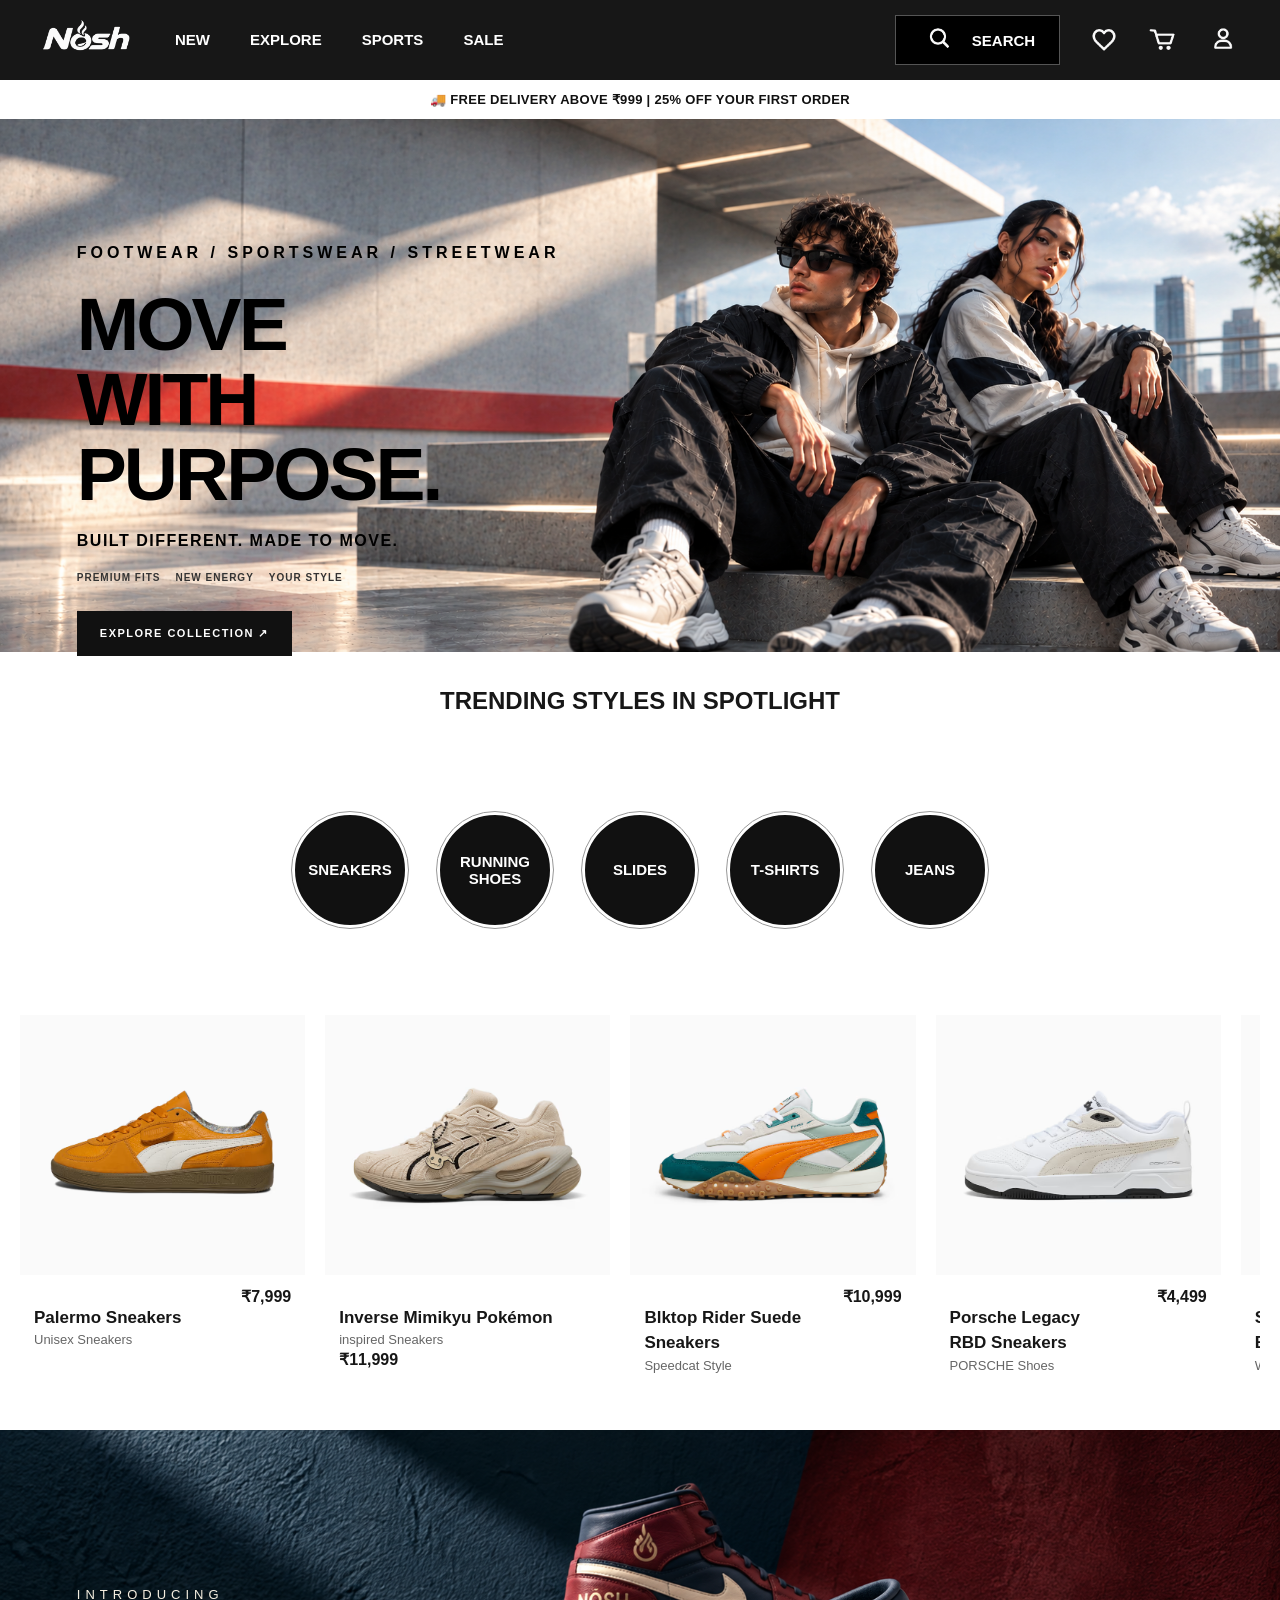
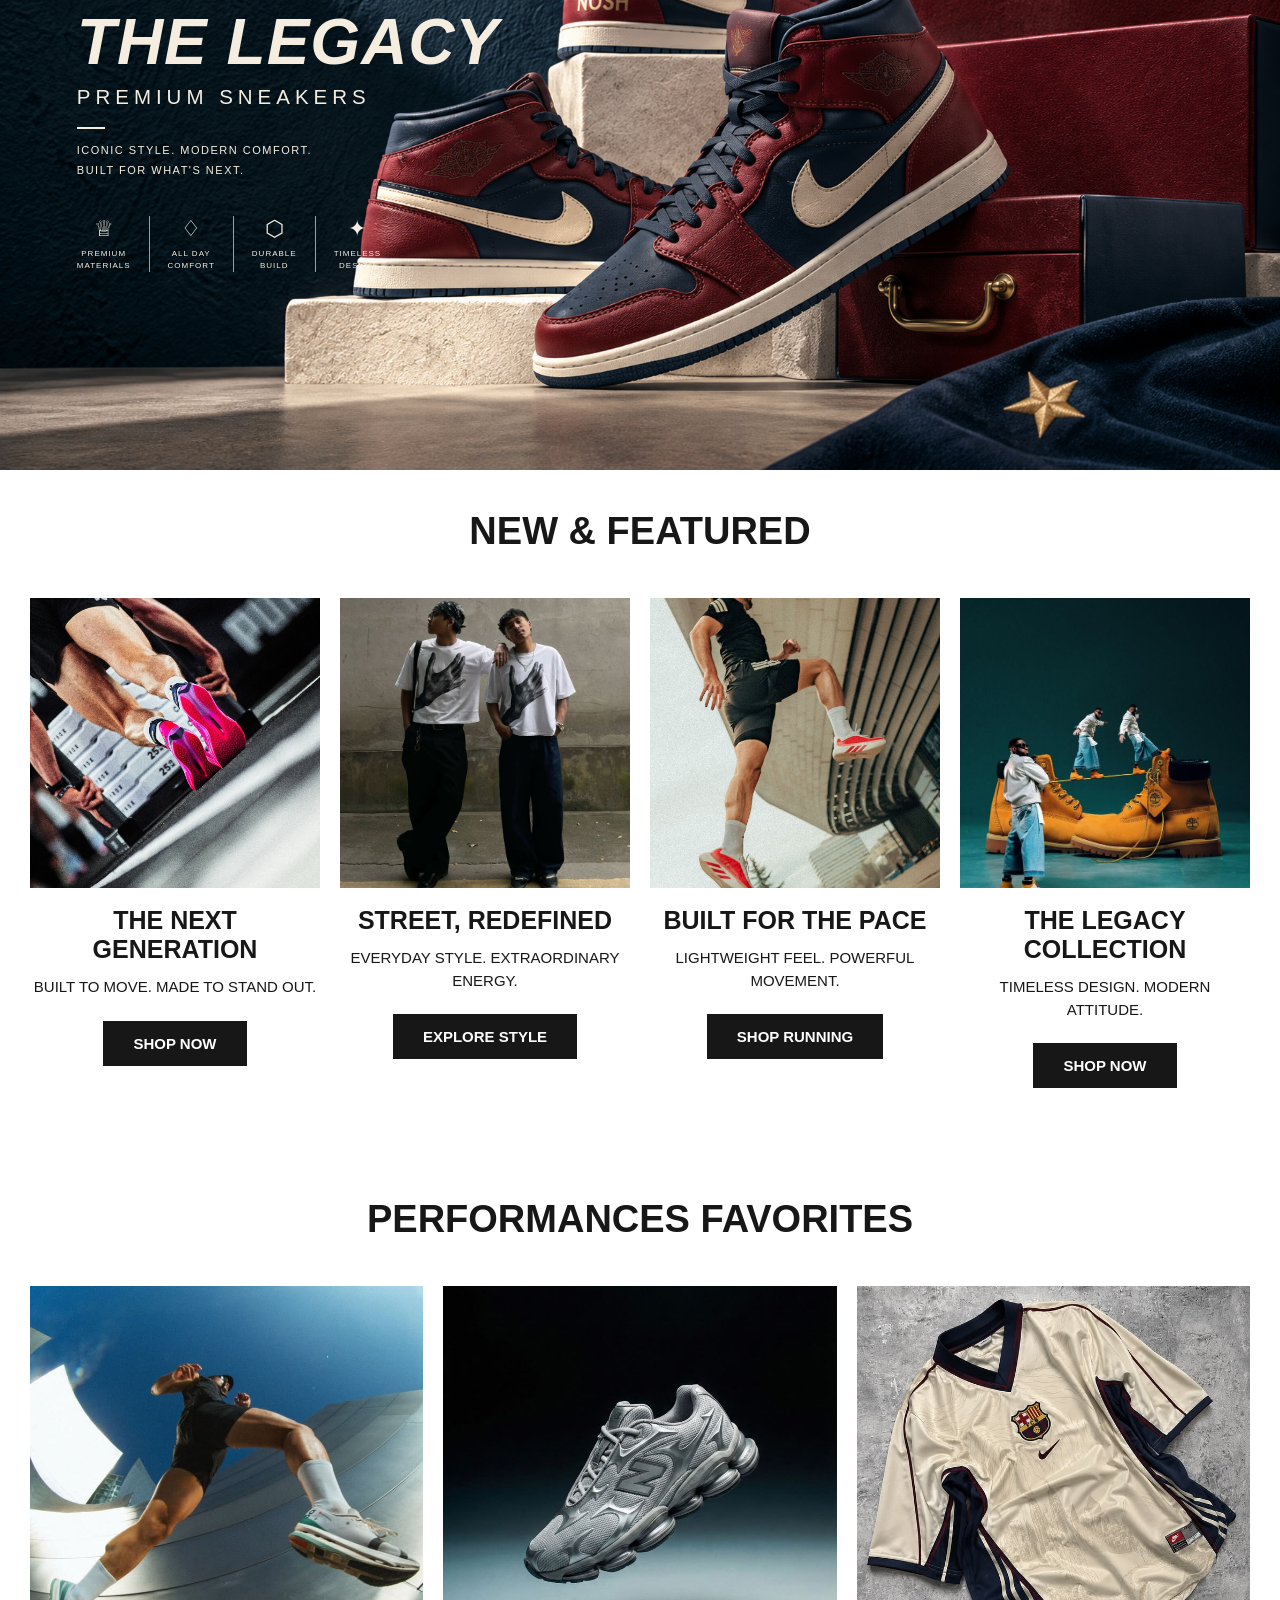
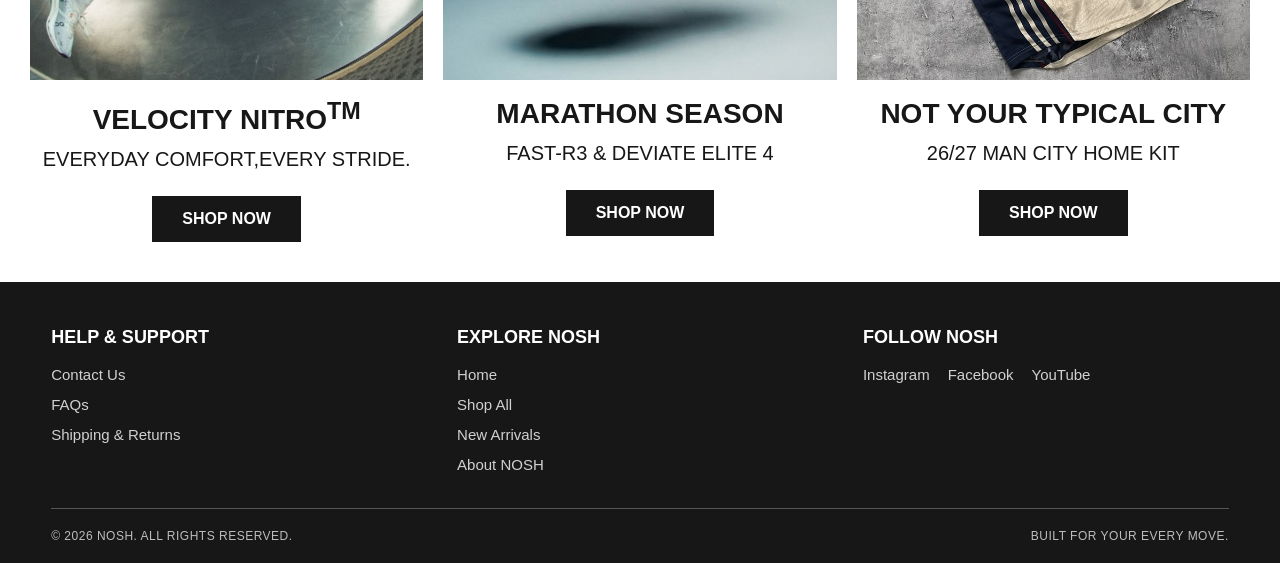
<file: INDEX.HTML>
<!DOCTYPE html>
<html lang="en">
<head>
    <meta charset="UTF-8">
    <meta name="viewport" content="width=device-width, initial-scale=1.0">

    <title>Nosh.com | Forever FAST | NOSH</title>

    <link rel="icon" type="image/png" href="IMAGES/NLOGO.png">
    <meta name="theme-color" content="#171717">

    <link rel="stylesheet" href="CSS/STYLE.CSS">

</head>

<body>
    <!-- NAVBAR -->
    <nav class="navbar">

        <div class="navbar-container">

            <!-- NABVBAR LOGO -->
            <div class="navbar-logo-container">

                <a class="navbar-logo" href="INDEX.HTML">
                    <img src="/IMAGES/NLOGO.png" alt="Nosh Logo">
                </a>

            </div>

            <!-- NAVBAR LINKS -->
            <ul class="navbar-menu">

                <li><a href="NEW.HTML">NEW</a></li>
                <li><a href="EXPLORE.HTML">EXPLORE</a></li>
                <li><a href="SPORTS.HTML" target="_blank">SPORTS</a></li>
                <li><a href="SALE.HTML">SALE</a></li>

            </ul>


            <!-- Navbar Actions -->
            <div class="navbar-actions">

                <!-- Search -->
                <div class="navbar-search">

                    <button class="search-button">

                        <img
                            src="/IMAGES/searchIMG.png"
                            alt="Search"
                            class="search-icon"
                        >

                        <span class="search-label">SEARCH</span>

                    </button>

                </div>


                <!-- Wishlist -->
                <div class="navbar-action-item">

                    <a href="#" class="icon-circle">
                        <img
                            src="/IMAGES/WHISHLISTIMG.png"
                            alt="Wishlist"
                            class="navbar-icon"
                        >
                    </a>

                </div>


                <!-- Cart -->
                <div class="navbar-action-item">

                    <a href="MENU.HTML" class="icon-circle">
                        <img
                            src="/IMAGES/cartIMG.png"
                            alt="Cart"
                            class="navbar-icon"
                        >
                    </a>

                </div>


                <!-- Profile -->
                <div class="navbar-action-item">

                    <a href="LOGIN.HTML" class="icon-circle">
                        <img
                            src="/IMAGES/accIMG.png"
                            alt="Profile"
                            class="navbar-icon"
                        >
                    </a>

                </div>

            </div>

        </div>

    </nav>

<main>

    <section>
    <!-- DELIVERY ANNOUNCEMENT -->
        <div class="delivery-bar">
            🚚 FREE DELIVERY ABOVE ₹999  |  25% OFF YOUR FIRST ORDER
        </div>
    </section>

    <section class="hero-banner">
        <!-- HERO IMG -->
        <img src="/IMAGES/NOSH_SLIDER.jpeg" alt="NOSH Sportswear and Sneakers Collection">

        <!-- HERO-CONTENT -->
        
        <div class="hero-content">

            <p class="hero-label" id="BLACKC">FOOTWEAR / SPORTSWEAR / STREETWEAR</p>

            <h1 class="hero-title">
                MOVE<br>
                WITH<br>
                PURPOSE.
            </h1>

            <p class="hero-tagline" id="BLACKC">
                BUILT DIFFERENT. MADE TO MOVE.
            </p>

            <div class="hero-keywords">
                <span>PREMIUM FITS</span>
                <span>NEW ENERGY</span>
                <span>YOUR STYLE</span>
            </div>

            <a href="MENU.HTML" class="hero-btn">
                EXPLORE COLLECTION ↗
            </a>

        </div>



    </section>


    <!-- TRENDING CATEGORIES -->
    <section class="trending-icons">
        <h1>TRENDING STYLES IN SPOTLIGHT</h1>

        <div class="trending-categories">
            <a href="#" class="category"><span>SNEAKERS</span></a>
            <a href="#" class="category"><span>RUNNING<br>SHOES</span></a>
            <a href="#" class="category"><span>SLIDES</span></a>
            <a href="#" class="category"><span>T-SHIRTS</span></a>
            <a href="#" class="category"><span>JEANS</span></a>
        </div>
    </section>


    <!-- TRENDING PRODUCTS -->
<section class="products-section">

    <div class="products-container">

        <div class="product-card">
            <img src="/IMAGES/SHOES/PC_1.png">
            <div class="product-info">
                <div>
                    <h3>Palermo Sneakers</h3>
                    <p>Unisex Sneakers</p>
                </div>
                <span>₹7,999</span>
            </div>
        </div>

        <div class="product-card">
            <img src="/IMAGES/SHOES/PC_2.png">
            <div class="product-info">
                <div>
                    <h3>Inverse Mimikyu Pokémon</h3>
                    <p>inspired Sneakers</p>
                    <span>₹11,999</span>
                </div>
            </div>
        </div>

        <div class="product-card">
            <img src="/IMAGES/SHOES/PC_3.png">
            <div class="product-info">
                <div>
                    <h3>Blktop Rider Suede Sneakers</h3>
                    <p>Speedcat Style</p>
                </div>
                <span>₹10,999</span>
            </div>
        </div>

        <div class="product-card">
            <img src="/IMAGES/SHOES/PC_4.png">
            <div class="product-info">
                <div>
                    <h3>Porsche Legacy RBD Sneakers</h3>
                    <p>PORSCHE Shoes</p>
                </div>
                <span>₹4,499</span>
            </div>
        </div>

        <div class="product-card">
            <img src="/IMAGES/SHOES/PC_5.png">
            <div class="product-info">
                <div>
                    <h3>Speedcat Women's Ballet Shoes</h3>
                    <p>Women's Sneakers</p>
                </div>
                <span>₹4,999</span>
            </div>
        </div>

        <div class="product-card">
            <img src="/IMAGES/SHOES/PC_6.png">
            <div class="product-info">
                <div>
                    <h3>Fade LS Y2K Sneakers</h3>
                    <p>Women's SneakersRBD Sneakers</p>
                <span>₹9,999</span>
            </div>
        </div>

    </div>

</section>

<!-- NOSH PREMIUM SNEAKER BANNER -->
<section class="legacy-banner">

    <img src="IMAGES/SPL_SLIDER.png">

    <div class="legacy-content">
        <p class="legacy-intro">INTRODUCING</p>

        <h1>THE LEGACY</h1>

        <h2>PREMIUM SNEAKERS</h2>

        <div class="legacy-line"></div>

        <p class="legacy-description">
            ICONIC STYLE. MODERN COMFORT.<br>
            BUILT FOR WHAT'S NEXT.
        </p>

        <div class="legacy-features">
            <div>
                <span>♕</span>
                <p>PREMIUM<br>MATERIALS</p>
            </div>

            <div>
                <span>♢</span>
                <p>ALL DAY<br>COMFORT</p>
            </div>

            <div>
                <span>⬡</span>
                <p>DURABLE<br>BUILD</p>
            </div>

            <div>
                <span>✦</span>
                <p>TIMELESS<br>DESIGN</p>
            </div>
        </div>
    </div>

</section>


<!-- NEW & FEATURED -->
<section class="featured-section">

    <h2>NEW & FEATURED</h2>

    <div class="featured-container">

        <div class="featured-card">
            <img src="/IMAGES/FC_CARD1.png">
            <h3>THE NEXT GENERATION</h3>
            <p>BUILT TO MOVE. MADE TO STAND OUT.</p>
            <a href="MENU.HTML" class="featured-btn">SHOP NOW</a>
        </div>

        <div class="featured-card">
            <img src="/IMAGES/FC_CARD2.png">
            <h3>STREET, REDEFINED</h3>
            <p>EVERYDAY STYLE. EXTRAORDINARY ENERGY.</p>
            <a href="MENU.HTML" class="featured-btn">EXPLORE STYLE</a>
        </div>

        <div class="featured-card">
            <img src="/IMAGES/FC_CARD3.png">
            <h3>BUILT FOR THE PACE</h3>
            <p>LIGHTWEIGHT FEEL. POWERFUL MOVEMENT.</p>
            <a href="MENU.HTML" class="featured-btn">SHOP RUNNING</a>
        </div>

        <div class="featured-card">
            <img src="/IMAGES/FC_CARD4.png">
            <h3>THE LEGACY COLLECTION</h3>
            <p>TIMELESS DESIGN. MODERN ATTITUDE.</p>
            <a href="MENU.HTML" class="featured-btn">SHOP NOW</a>
        </div>

    </div>

</section>

<section class="PERFORMANCE_FEATURE">
    <h2>PERFORMANCES FAVORITES</h2>

    <div class="PERFORMANCE-CONTAINER">

        <div class="PERFORMANCE-CARD">
            <img src="/IMAGES/PERFORMANCE1.png">
            <h3>VELOCITY NITRO<sup>TM</sup></h3>
            <p>EVERYDAY COMFORT,EVERY STRIDE.</p>
            <a href="#" class="featured-btn">SHOP NOW</a>
        </div>

        <div class="PERFORMANCE-CARD">
            <img src="/IMAGES/PERFORMANCE2.png">
            <h3>MARATHON SEASON</h3>
            <p>FAST-R3 & DEVIATE ELITE 4</p>
            <a href="#" class="featured-btn">SHOP NOW</a>
        </div>

        <div class="PERFORMANCE-CARD">
            <img src="/IMAGES/PERFORMANCE3.png">
            <h3>NOT YOUR TYPICAL CITY</h3>
            <p>26/27 MAN CITY HOME KIT</p>
            <a href="#" class="featured-btn">SHOP NOW</a>
        </div>

    </div>
    
</section>
    
</main>


<!-- FOOTER -->
<footer class="nosh-footer">

    <div class="footer-container">

        <div class="footer-column">
            <h3>HELP & SUPPORT</h3>
            <a href="#">Contact Us</a>
            <a href="#">FAQs</a>
            <a href="#">Shipping & Returns</a>
        </div>

        <div class="footer-column">
            <h3>EXPLORE NOSH</h3>
            <a href="INDEX.HTML">Home</a>
            <a href="MENU.HTML">Shop All</a>
            <a href="#">New Arrivals</a>
            <a href="#">About NOSH</a>
        </div>

        <div class="footer-column footer-social">
            <h3>FOLLOW NOSH</h3>
            <div class="social-links">
                <a href="#" aria-label="Instagram">Instagram</a>
                <a href="#" aria-label="Facebook">Facebook</a>
                <a href="#" aria-label="YouTube">YouTube</a>
            </div>
        </div>

    </div>

    <div class="footer-bottom">
        <p>© 2026 NOSH. ALL RIGHTS RESERVED.</p>
        <p>BUILT FOR YOUR EVERY MOVE.</p>
    </div>

</footer>

</body>

</html>
</file>
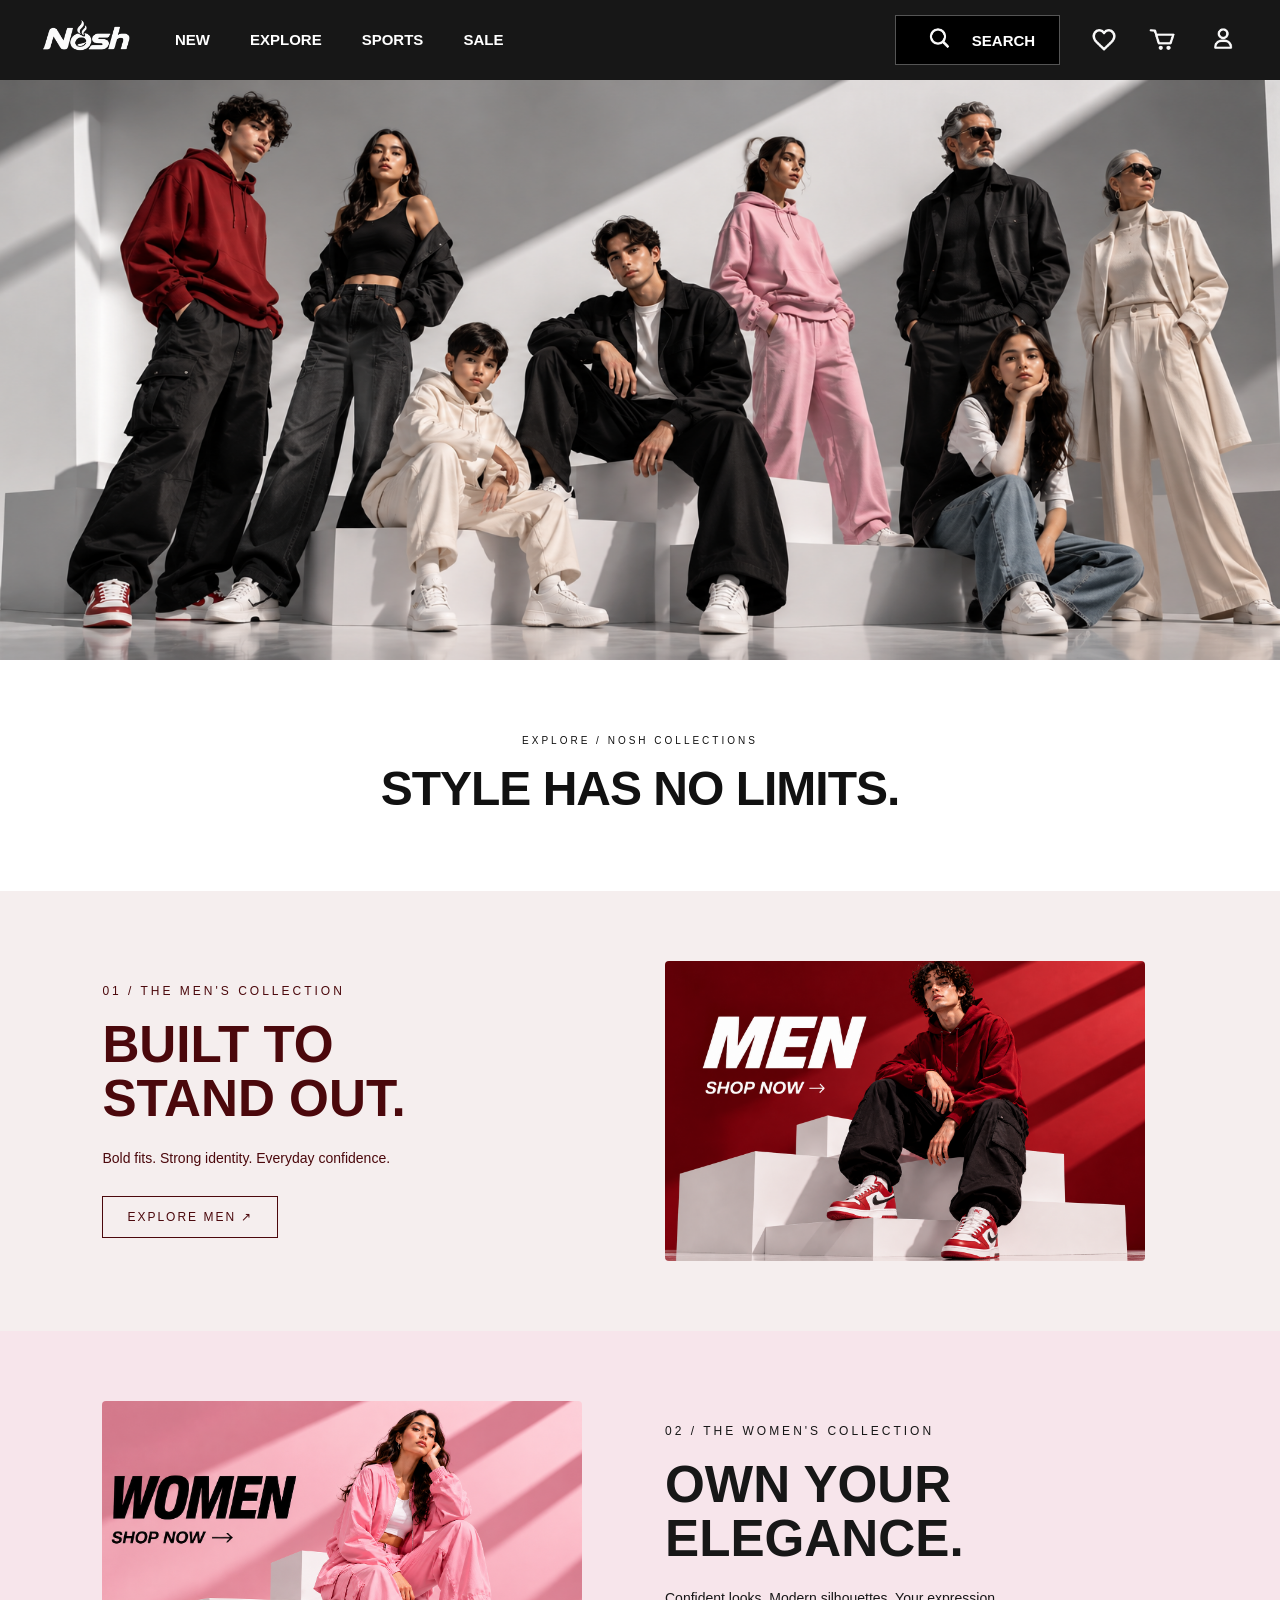
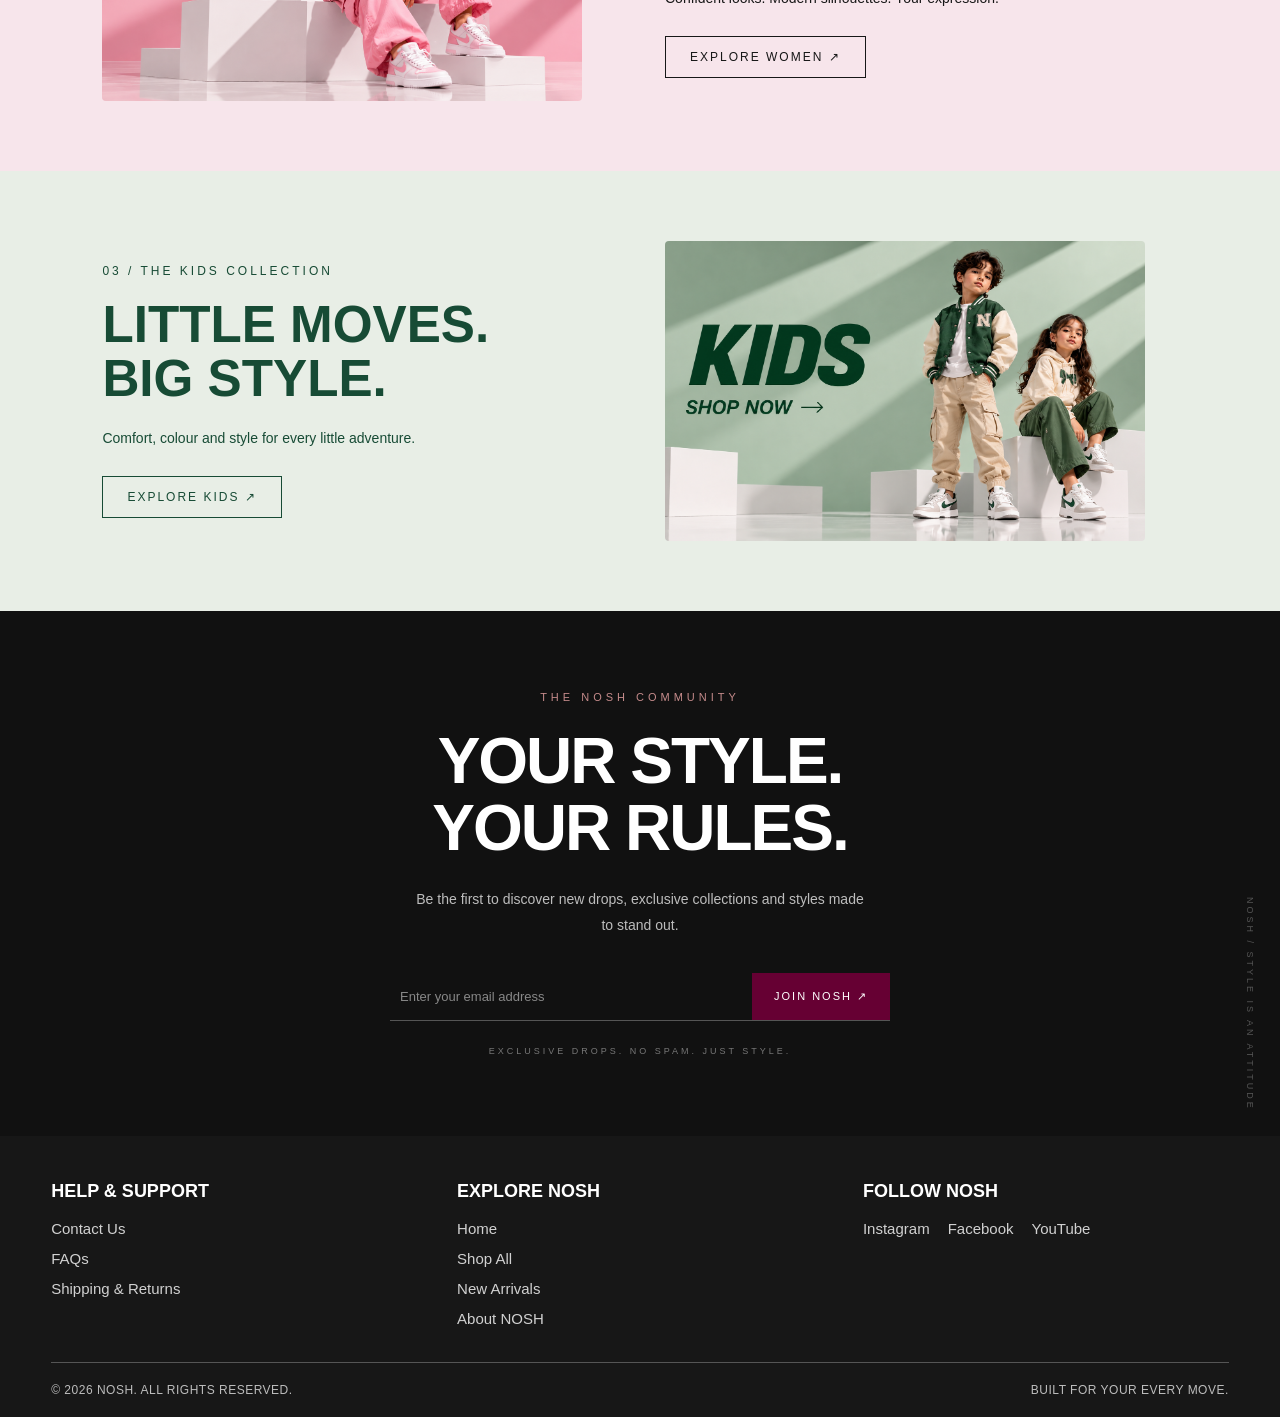
<file: EXPLORE.HTML>
<!DOCTYPE html>
<html lang="en">
<head>
   <meta charset="UTF-8">
    <meta name="viewport" content="width=device-width, initial-scale=1.0">

    <title>Nosh.com | Forever FAST | NOSH</title>

    <link rel="icon" type="image/png" href="IMAGES/NLOGO.png">
    <meta name="theme-color" content="#171717">

    <link rel="stylesheet" href="CSS/STYLE.CSS">
</head>
<body>
     <!-- NAVBAR -->
    <nav class="navbar">

        <div class="navbar-container">

            <!-- NABVBAR LOGO -->
            <div class="navbar-logo-container">

                <a class="navbar-logo" href="INDEX.HTML">
                    <img src="/IMAGES/NLOGO.png" alt="Nosh Logo">
                </a>

            </div>

            <!-- NAVBAR LINKS -->
            <ul class="navbar-menu">

                <li><a href="NEW.HTML">NEW</a></li>
                <li><a href="EXPLORE.HTML">EXPLORE</a></li>
                <li><a href="SPORTS.HTML" target="_blank">SPORTS</a></li>
                <li><a href="SALE.HTML">SALE</a></li>

            </ul>


            <!-- Navbar Actions -->
            <div class="navbar-actions">

                <!-- Search -->
                <div class="navbar-search">

                    <button class="search-button">

                        <img
                            src="/IMAGES/searchIMG.png"
                            alt="Search"
                            class="search-icon"
                        >

                        <span class="search-label">SEARCH</span>

                    </button>

                </div>


                <!-- Wishlist -->
                <div class="navbar-action-item">

                    <a href="#" class="icon-circle">
                        <img
                            src="/IMAGES/WHISHLISTIMG.png"
                            alt="Wishlist"
                            class="navbar-icon"
                        >
                    </a>

                </div>


                <!-- Cart -->
                <div class="navbar-action-item">

                    <a href="MENU.HTML" class="icon-circle">
                        <img
                            src="/IMAGES/cartIMG.png"
                            alt="Cart"
                            class="navbar-icon"
                        >
                    </a>

                </div>


                <!-- Profile -->
                <div class="navbar-action-item">

                    <a href="LOGIN.HTML" class="icon-circle">
                        <img
                            src="/IMAGES/accIMG.png"
                            alt="Profile"
                            class="navbar-icon"
                        >
                    </a>

                </div>

            </div>

        </div>

    </nav>
<main>

    <!-- EXPLORE HERO -->
    <section class="explore-hero">

        <img src="/IMAGES/EXPLOREBANNER.png" alt="NOSH fashion collection">

    </section>


    <!-- CATEGORY INTRO -->
    <section class="explore-intro">
        <p>EXPLORE / NOSH COLLECTIONS</p>
        <h2>STYLE HAS NO LIMITS.</h2>
    </section>


    
<!-- MEN COLLECTION -->
<section class="category-section men-section">

    <div class="category-content">

        <p>01 / THE MEN'S COLLECTION</p>

        <h2>
            BUILT TO<br>
            STAND OUT.
        </h2>

        <span>
            Bold fits. Strong identity.
            Everyday confidence.
        </span>

        <a href="MENU.HTML">EXPLORE MEN ↗</a>

    </div>

    <div class="category-image">

        <img src="/IMAGES/mensec.png"
             alt="NOSH men's collection">

    </div>

</section>


<!-- WOMEN COLLECTION -->
<section class="category-section women-section">

    <div class="category-image">

        <img src="/IMAGES/WOMsec.png"
             alt="NOSH women's collection">

    </div>

    <div class="category-content">

        <p>02 / THE WOMEN'S COLLECTION</p>

        <h2>
            OWN YOUR<br>
            ELEGANCE.
        </h2>

        <span>
            Confident looks. Modern silhouettes.
            Your expression.
        </span>

        <a href="MENU.HTML">EXPLORE WOMEN ↗</a>

    </div>

</section>


<!-- KIDS COLLECTION -->
<section class="category-section kids-section">

    <div class="category-content">

        <p>03 / THE KIDS COLLECTION</p>

        <h2>
            LITTLE MOVES.<br>
            BIG STYLE.
        </h2>

        <span>
            Comfort, colour and style
            for every little adventure.
        </span>

        <a href="MENU.HTML">EXPLORE KIDS ↗</a>

    </div>

    <div class="category-image">

        <img src="/IMAGES/kidsec.png"
             alt="NOSH kids collection">

    </div>

</section>


<!-- NOSH EXCLUSIVE DROP SECTION -->

<section class="nosh-drop-section">

    <div class="drop-content">

        <p class="drop-label">THE NOSH COMMUNITY</p>

        <h2>
            YOUR STYLE.<br>
            YOUR RULES.
        </h2>

        <p class="drop-description">
            Be the first to discover new drops, exclusive collections
            and styles made to stand out.
        </p>

        <form class="drop-form">

            <input
                type="email"
                placeholder="Enter your email address"
                required
            >

            <button type="submit">
                JOIN NOSH ↗
            </button>

        </form>

        <span class="drop-note">
            EXCLUSIVE DROPS. NO SPAM. JUST STYLE.
        </span>

    </div>

    <div class="drop-side-text">
        NOSH / STYLE IS AN ATTITUDE
    </div>

</section>


</main>

<!-- FOOTER -->
<footer class="nosh-footer">

    <div class="footer-container">

        <div class="footer-column">
            <h3>HELP & SUPPORT</h3>
            <a href="#">Contact Us</a>
            <a href="#">FAQs</a>
            <a href="#">Shipping & Returns</a>
        </div>

        <div class="footer-column">
            <h3>EXPLORE NOSH</h3>
            <a href="INDEX.HTML">Home</a>
            <a href="MENU.HTML">Shop All</a>
            <a href="#">New Arrivals</a>
            <a href="#">About NOSH</a>
        </div>

        <div class="footer-column footer-social">
            <h3>FOLLOW NOSH</h3>
            <div class="social-links">
                <a href="#" aria-label="Instagram">Instagram</a>
                <a href="#" aria-label="Facebook">Facebook</a>
                <a href="#" aria-label="YouTube">YouTube</a>
            </div>
        </div>

    </div>

    <div class="footer-bottom">
        <p>© 2026 NOSH. ALL RIGHTS RESERVED.</p>
        <p>BUILT FOR YOUR EVERY MOVE.</p>
    </div>

</footer>

</body>

</html>


</body>
</html>
</file>
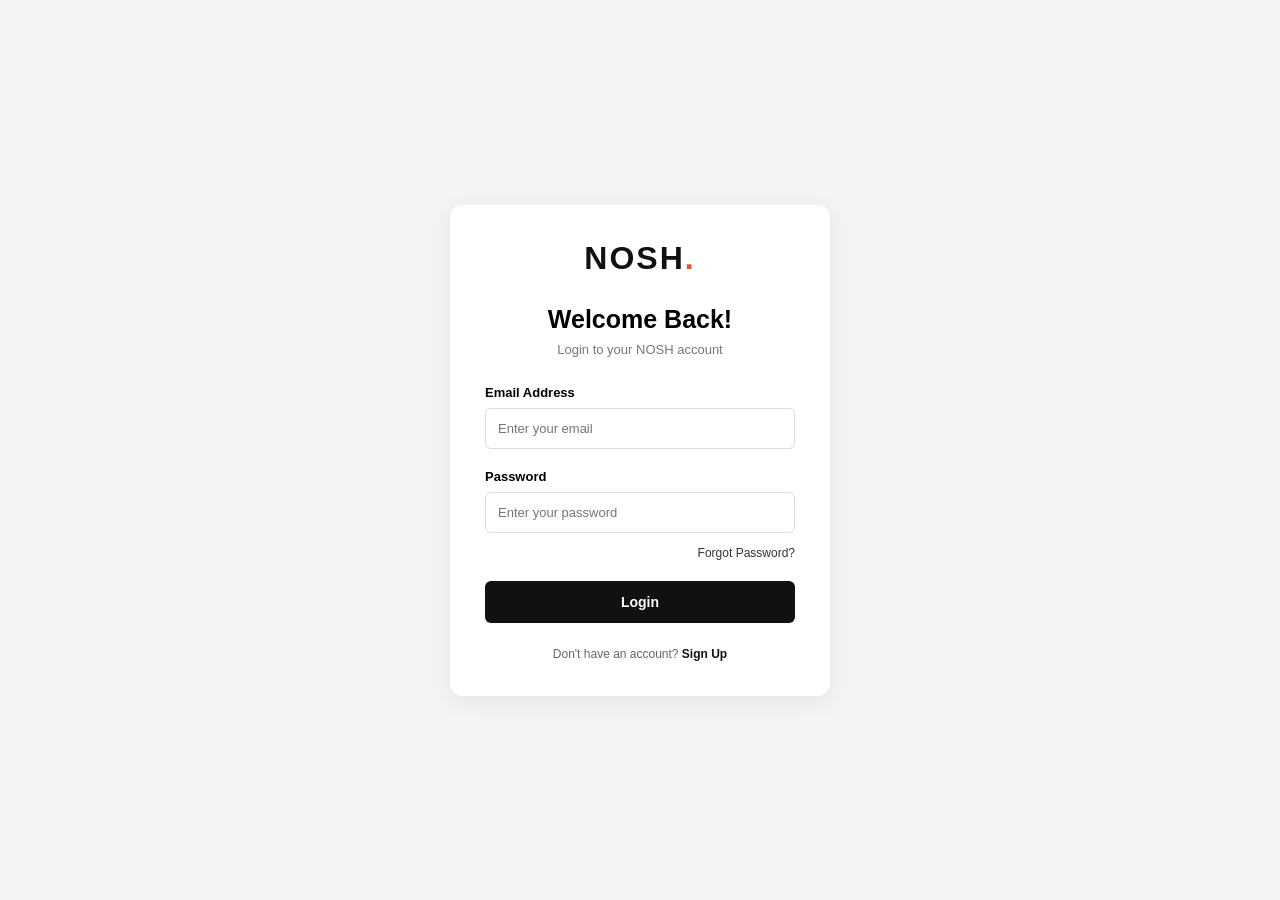
<file: LOGIN.HTML>
<!DOCTYPE html>
<html lang="en">
<head>
     <meta charset="UTF-8">
    <meta name="viewport" content="width=device-width, initial-scale=1.0">

    <title>Nosh.com | Forever FAST | NOSH</title>

    <link rel="icon" type="image/png" href="IMAGES/NLOGO.png">
    <meta name="theme-color" content="#171717">

    <link rel="stylesheet" href="/CSS/login.css">
</head>
<body>
  
    <div class="login-container">

        <a href="INDEX.HTML" class="logo">NOSH<span>.</span></a>

        <h2>Welcome Back!</h2>
        <p class="subtitle">Login to your NOSH account</p>

        <form>
            <label for="email">Email Address</label>
            <input type="email" id="email"
                   placeholder="Enter your email" required>

            <label for="password">Password</label>
            <input type="password" id="password"
                   placeholder="Enter your password" required>

            <div class="forgot">
                <a href="#">Forgot Password?</a>
            </div>

            <button type="submit">Login</button>
        </form>

        <p class="signup">
            Don't have an account?
            <a href="SIGNUP.HTML">Sign Up</a>
        </p>

    </div>

</body>
</html>
</file>
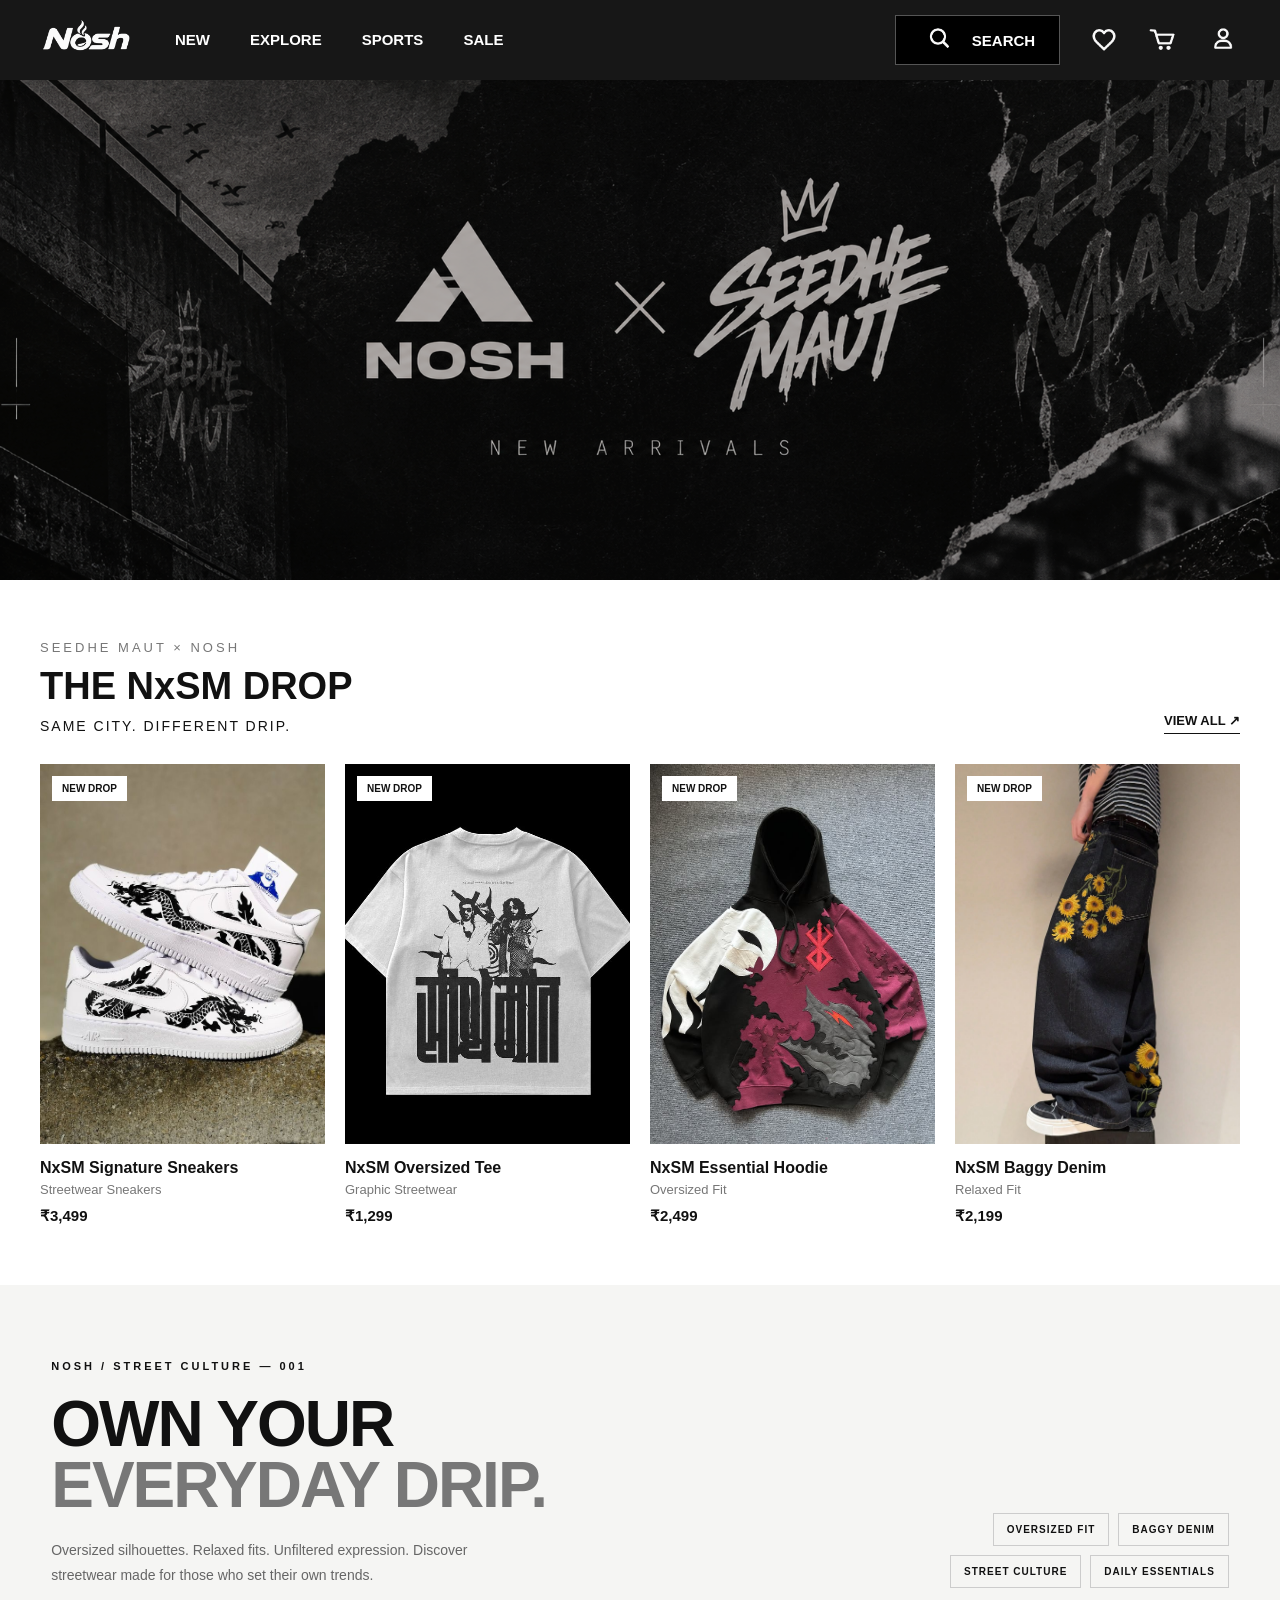
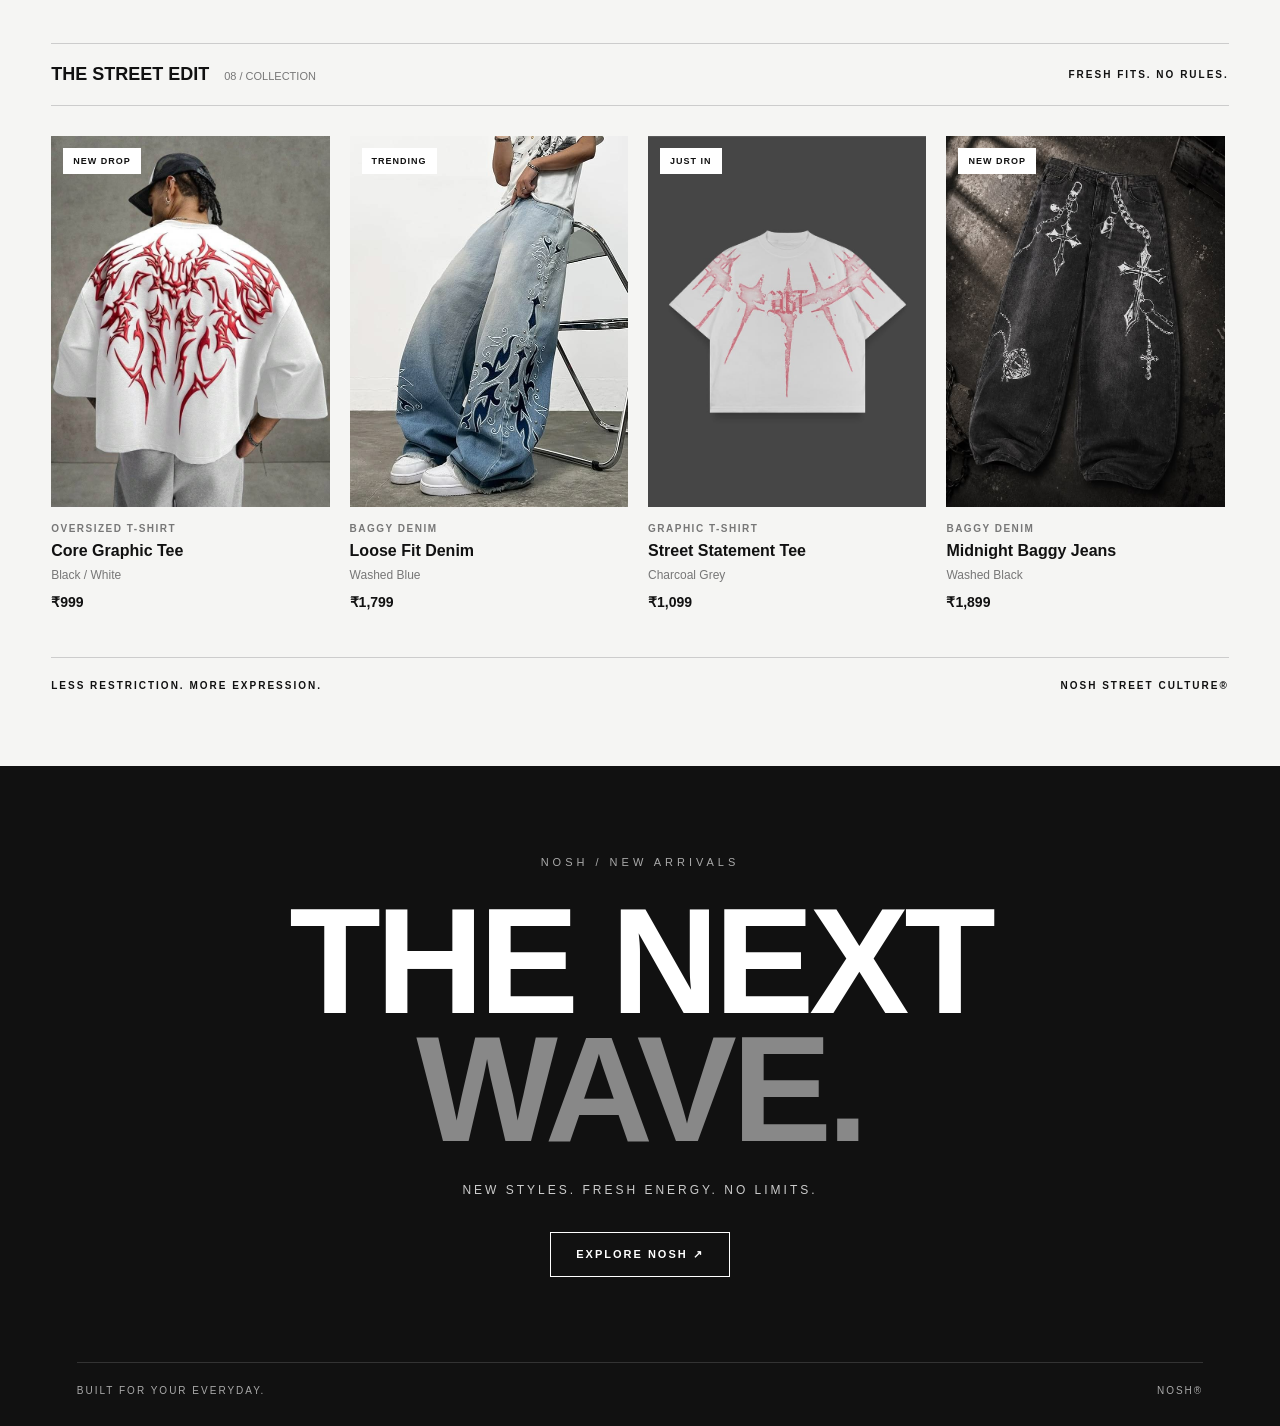
<file: NEW.HTML>
<!DOCTYPE html>
<html lang="en">
<head>
    <meta charset="UTF-8">
    <meta name="viewport" content="width=device-width, initial-scale=1.0">

    <title>Nosh.com | Forever FAST | NOSH</title>

    <link rel="icon" type="image/png" href="IMAGES/NLOGO.png">
    <meta name="theme-color" content="#171717">

    <link rel="stylesheet" href="CSS/STYLE.CSS">
</head>
<body>
    
     <!-- NAVBAR -->
    <nav class="navbar">

        <div class="navbar-container">

            <!-- NABVBAR LOGO -->
            <div class="navbar-logo-container">

                <a class="navbar-logo" href="INDEX.HTML">
                    <img src="/IMAGES/NLOGO.png" alt="Nosh Logo">
                </a>
            </div>

            <!-- NAVBAR LINKS -->
            <ul class="navbar-menu">

                <li><a href="NEW.HTML">NEW</a></li>
                <li><a href="EXPLORE.HTML">EXPLORE</a></li>
                <li><a href="SPORTS.HTML" target="_blank">SPORTS</a></li>
                <li><a href="SALE.HTML">SALE</a></li>

            </ul>


            <!-- Navbar Actions -->
            <div class="navbar-actions">

                <!-- Search -->
                <div class="navbar-search">

                    <button class="search-button">

                        <img
                            src="/IMAGES/searchIMG.png"
                            alt="Search"
                            class="search-icon"
                        >

                        <span class="search-label">SEARCH</span>

                    </button>

                </div>


                <!-- Wishlist -->
                <div class="navbar-action-item">

                    <a href="#" class="icon-circle">
                        <img
                            src="/IMAGES/WHISHLISTIMG.png"
                            alt="Wishlist"
                            class="navbar-icon"
                        >
                    </a>

                </div>


                <!-- Cart -->
                <div class="navbar-action-item">

                    <a href="MENU.HTML" class="icon-circle">
                        <img
                            src="/IMAGES/cartIMG.png"
                            alt="Cart"
                            class="navbar-icon"
                        >
                    </a>

                </div>


                <!-- Profile -->
                <div class="navbar-action-item">

                    <a href="LOGIN.HTML" class="icon-circle">
                        <img
                            src="/IMAGES/accIMG.png"
                            alt="Profile"
                            class="navbar-icon"
                        >
                    </a>

                </div>

            </div>

        </div>

    </nav>

<main>


         <!-- HERO SECTION -->
    <section class="sports-hero">
        
        <img src="IMAGES/NEW_HERO.png" alt="NOSH NEW ARRIVALS">

    </section>

    <!-- NxSM Collaboration Collection -->

<section class="NXSM-DROP">

    <div class="DROP-HEADER">
        <div >
            <p class="DROP-SUBTITLE">SEEDHE MAUT × NOSH</p>
            <h2>THE NxSM DROP</h2>
            <p class="DROP-DESCRIPTION">
                SAME CITY. DIFFERENT DRIP.
            </p>
        </div>

        <a href="#NXSM-PRODUCTS" class="VIEW-ALL">VIEW ALL ↗</a>
    </div>

    <div class="DROP-PRODUCTS" id="NXSM-PRODUCTS">

        <div class="DROP-CARD">
            <span class="NEW-BADGE">NEW DROP</span>
            <img src="/IMAGES/NxSM SHOES.png" alt="NxSM Signature Sneakers">
            <h3>NxSM Signature Sneakers</h3>
            <p>Streetwear Sneakers</p>
            <h4>₹3,499</h4>
        </div>

        <div class="DROP-CARD">
            <span class="NEW-BADGE">NEW DROP</span>
            <img src="/IMAGES/NxSM Tshirt.png" alt="NxSM Oversized T-shirt">
            <h3>NxSM Oversized Tee</h3>
            <p>Graphic Streetwear</p>
            <h4>₹1,299</h4>
        </div>

        <div class="DROP-CARD">
            <span class="NEW-BADGE">NEW DROP</span>
            <img src="/IMAGES/NxSM Hoodie.png" alt="NxSM Essential Hoodie">
            <h3>NxSM Essential Hoodie</h3>
            <p>Oversized Fit</p>
            <h4>₹2,499</h4>
        </div>

        <div class="DROP-CARD">
            <span class="NEW-BADGE">NEW DROP</span>
            <img src="/IMAGES/NxSM Jeans.png" alt="NxSM Baggy Jeans">
            <h3>NxSM Baggy Denim</h3>
            <p>Relaxed Fit</p>
            <h4>₹2,199</h4>
        </div>

    </div>

</section>


<!-- NOSH STREETWEAR COLLECTION -->

<section class="STREETWEAR">

    <div class="STREETWEAR-HEADER">
        <div class="STREETWEAR-TEXT">
            <p class="STREETWEAR-LABEL">NOSH / STREET CULTURE — 001</p>

            <h2>OWN YOUR<br> <span>EVERYDAY DRIP.</span></h2>

            <p class="STREETWEAR-DESC">
                Oversized silhouettes. Relaxed fits. Unfiltered expression.
                Discover streetwear made for those who set their own trends.
            </p>
        </div>

        <div class="STREETWEAR-KEYWORDS">
            <span>OVERSIZED FIT</span>
            <span>BAGGY DENIM</span>
            <span>STREET CULTURE</span>
            <span>DAILY ESSENTIALS</span>
        </div>
    </div>

    <div class="STREETWEAR-TITLE">
        <h3>THE STREET EDIT <span>08 / COLLECTION</span></h3>
        <p>FRESH FITS. NO RULES.</p>
    </div>

    <div class="STREETWEAR-PRODUCTS">

        <div class="STREETWEAR-CARD">
            <div class="STREETWEAR-IMAGE">
                <span class="STREETWEAR-BADGE">NEW DROP</span>
                <img src="/IMAGES/New Tee.png" alt="NOSH Oversized Graphic T-shirt">
            </div>
            <p class="PRODUCT-TYPE">OVERSIZED T-SHIRT</p>
            <h4>Core Graphic Tee</h4>
            <p class="PRODUCT-COLOR">Black / White</p>
            <h5>₹999</h5>
        </div>

        <div class="STREETWEAR-CARD">
            <div class="STREETWEAR-IMAGE">
                <span class="STREETWEAR-BADGE">TRENDING</span>
                <img src="/IMAGES/New loose Denim.png" alt="NOSH Baggy Denim Jeans">
            </div>
            <p class="PRODUCT-TYPE">BAGGY DENIM</p>
            <h4>Loose Fit Denim</h4>
            <p class="PRODUCT-COLOR">Washed Blue</p>
            <h5>₹1,799</h5>
        </div>

        <div class="STREETWEAR-CARD">
            <div class="STREETWEAR-IMAGE">
                <span class="STREETWEAR-BADGE">JUST IN</span>
                <img src="/IMAGES/New graphiv tee.png" alt="NOSH Street Graphic T-shirt">
            </div>
            <p class="PRODUCT-TYPE">GRAPHIC T-SHIRT</p>
            <h4>Street Statement Tee</h4>
            <p class="PRODUCT-COLOR">Charcoal Grey</p>
            <h5>₹1,099</h5>
        </div>

        <div class="STREETWEAR-CARD">
            <div class="STREETWEAR-IMAGE">
                <span class="STREETWEAR-BADGE">NEW DROP</span>
                <img src="/IMAGES/New mid denim.png" alt="NOSH Black Baggy Jeans">
            </div>
            <p class="PRODUCT-TYPE">BAGGY DENIM</p>
            <h4>Midnight Baggy Jeans</h4>
            <p class="PRODUCT-COLOR">Washed Black</p>
            <h5>₹1,899</h5>
        </div>

        <div class="STREETWEAR-CARD">
            <div class="STREETWEAR-IMAGE">
                <span class="STREETWEAR-BADGE">BESTSELLER</span>
                <img src="/IMAGES/New white tee.png" alt="NOSH White Oversized T-shirt">
            </div>
            <p class="PRODUCT-TYPE">OVERSIZED T-SHIRT</p>
            <h4>Essential White Tee</h4>
            <p class="PRODUCT-COLOR">Off White</p>
            <h5>₹899</h5>
        </div>

        <div class="STREETWEAR-CARD">
            <div class="STREETWEAR-IMAGE">
                <span class="STREETWEAR-BADGE">TRENDING</span>
                <img src="/IMAGES/New Grey Denium.png" alt="NOSH Grey Baggy Jeans">
            </div>
            <p class="PRODUCT-TYPE">BAGGY DENIM</p>
            <h4>Urban Grey Denim</h4>
            <p class="PRODUCT-COLOR">Stone Grey</p>
            <h5>₹1,799</h5>
        </div>

        <div class="STREETWEAR-CARD">
            <div class="STREETWEAR-IMAGE">
                <span class="STREETWEAR-BADGE">JUST IN</span>
                <img src="/IMAGES/New blackTee.png" alt="NOSH Black Oversized T-shirt">
            </div>
            <p class="PRODUCT-TYPE">OVERSIZED T-SHIRT</p>
            <h4>After Hours Tee</h4>
            <p class="PRODUCT-COLOR">Jet Black</p>
            <h5>₹1,099</h5>
        </div>

        <div class="STREETWEAR-CARD">
            <div class="STREETWEAR-IMAGE">
                <span class="STREETWEAR-BADGE">NEW DROP</span>
                <img src="/IMAGES/New Denium.png" alt="NOSH Blue Baggy Jeans">
            </div>
            <p class="PRODUCT-TYPE">BAGGY DENIM</p>
            <h4>Classic Blue Denim</h4>
            <p class="PRODUCT-COLOR">Vintage Blue</p>
            <h5>₹1,699</h5>
        </div>

    </div>

    <div class="STREETWEAR-FOOTER">
        <p>LESS RESTRICTION. MORE EXPRESSION.</p>
        <span>NOSH STREET CULTURE®</span>
    </div>

</section>


<!-- NOSH FINAL CAMPAIGN -->

<section class="NOSH-FINAL">

    <p class="FINAL-LABEL">NOSH / NEW ARRIVALS</p>

    <h2>THE NEXT<br><span>WAVE.</span></h2>

    <p class="FINAL-DESC">
        NEW STYLES. FRESH ENERGY. NO LIMITS.
    </p>

    <a href="INDEX.HTML" class="FINAL-BUTTON">
        EXPLORE NOSH ↗
    </a>

    <div class="FINAL-BOTTOM">
        <span>BUILT FOR YOUR EVERYDAY.</span>
        <span>NOSH®</span>
    </div>

</section>





</main>

</body>
</html>
</file>
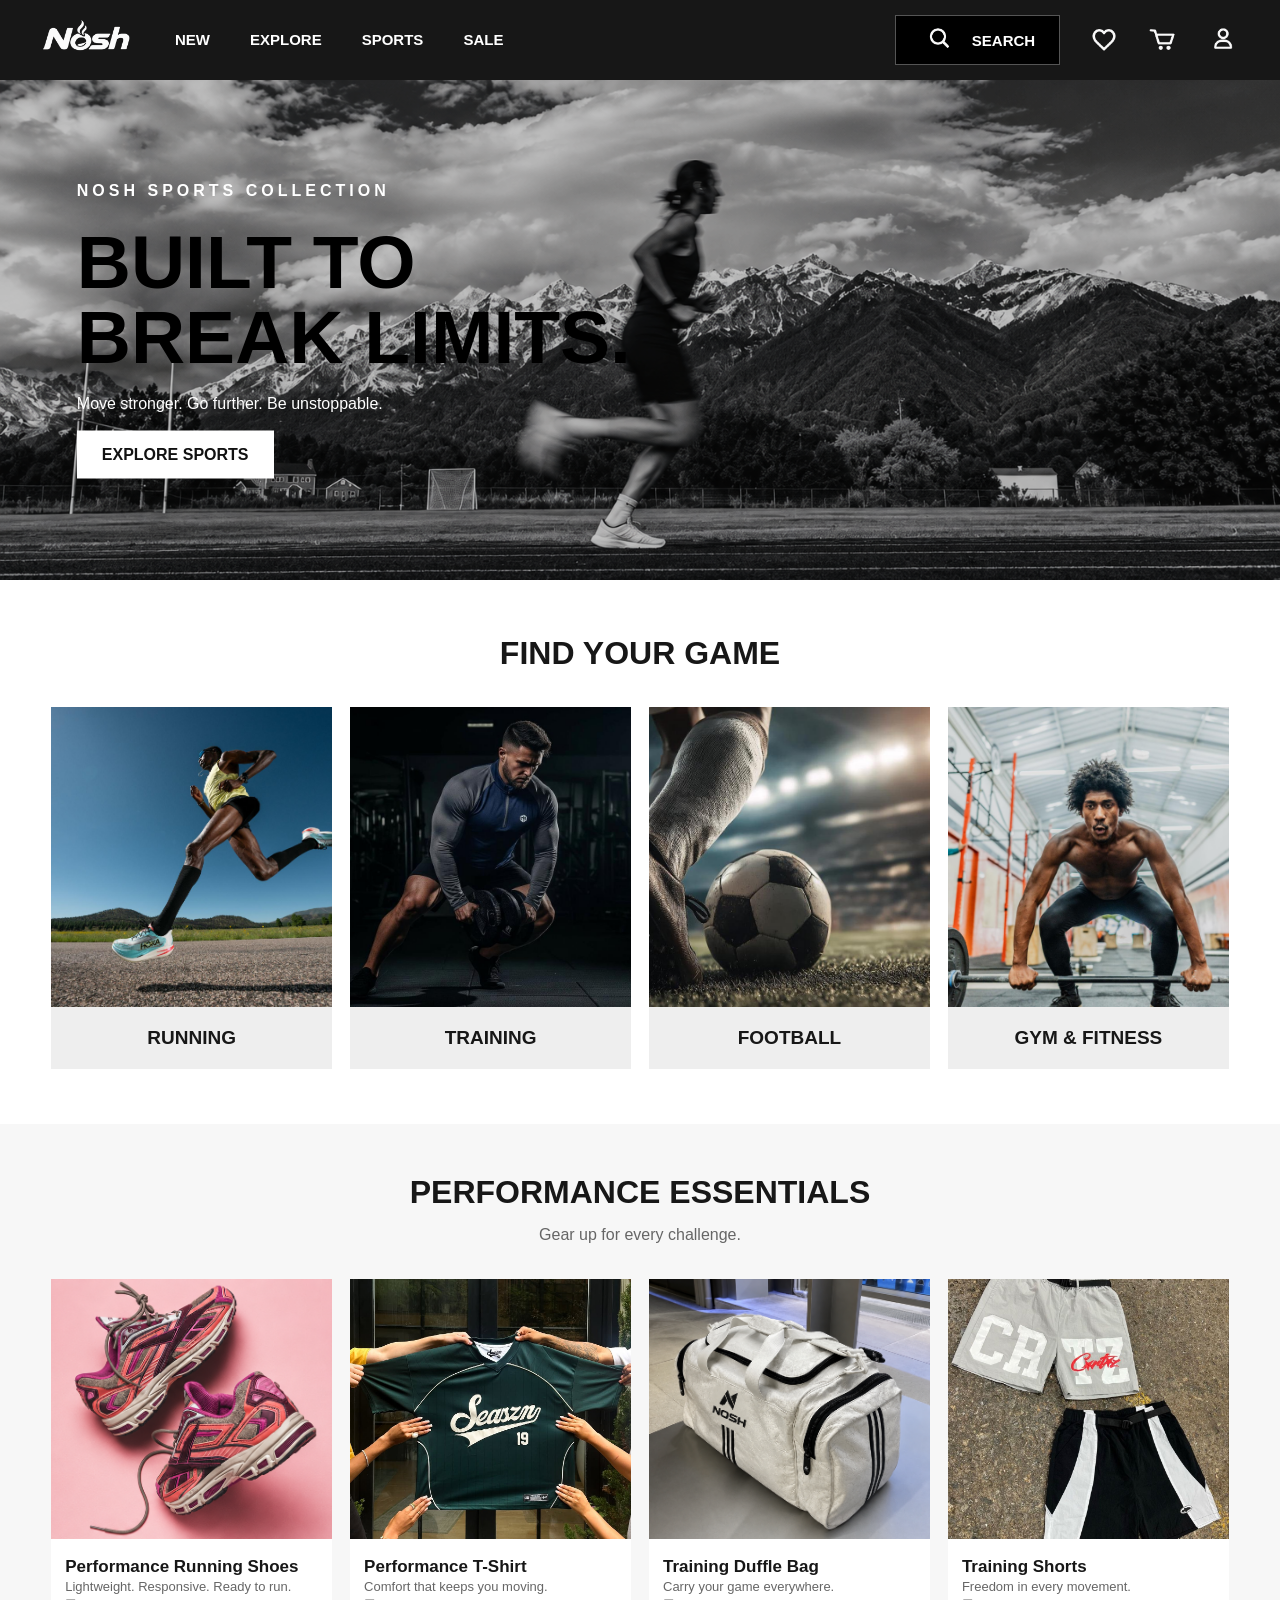
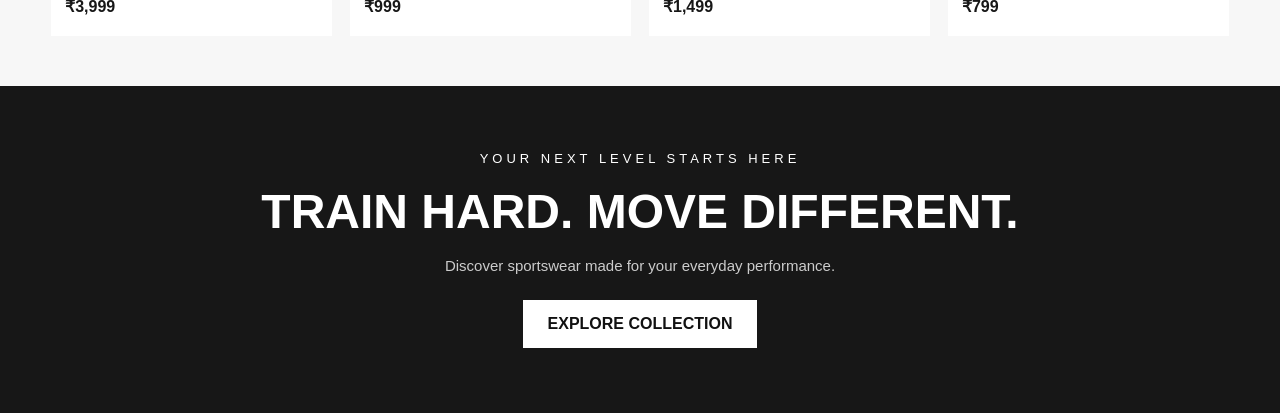
<file: SPORTS.HTML>
<!DOCTYPE html>
<html lang="en">
<head>
    <meta charset="UTF-8">
    <meta name="viewport" content="width=device-width, initial-scale=1.0">

    <title>Nosh.com | Forever FAST | NOSH</title>

    <link rel="icon" type="image/png" href="IMAGES/NLOGO.png">
    <meta name="theme-color" content="#171717">

    <link rel="stylesheet" href="CSS/STYLE.CSS">
</head>
<body>
    
     <!-- NAVBAR -->
    <nav class="navbar">

        <div class="navbar-container">

            <!-- NABVBAR LOGO -->
            <div class="navbar-logo-container">

                <a class="navbar-logo" href="INDEX.HTML">
                    <img src="/IMAGES/NLOGO.png" alt="Nosh Logo">
                </a>
            </div>

            <!-- NAVBAR LINKS -->
            <ul class="navbar-menu">

                <li><a href="NEW.HTML">NEW</a></li>
                <li><a href="EXPLORE.HTML">EXPLORE</a></li>
                <li><a href="SPORTS.HTML" target="_blank">SPORTS</a></li>
                <li><a href="SALE.HTML">SALE</a></li>

            </ul>


            <!-- Navbar Actions -->
            <div class="navbar-actions">

                <!-- Search -->
                <div class="navbar-search">

                    <button class="search-button">

                        <img
                            src="/IMAGES/searchIMG.png"
                            alt="Search"
                            class="search-icon"
                        >

                        <span class="search-label">SEARCH</span>

                    </button>

                </div>


                <!-- Wishlist -->
                <div class="navbar-action-item">

                    <a href="#" class="icon-circle">
                        <img
                            src="/IMAGES/WHISHLISTIMG.png"
                            alt="Wishlist"
                            class="navbar-icon"
                        >
                    </a>

                </div>


                <!-- Cart -->
                <div class="navbar-action-item">

                    <a href="MENU.HTML" class="icon-circle">
                        <img
                            src="/IMAGES/cartIMG.png"
                            alt="Cart"
                            class="navbar-icon"
                        >
                    </a>

                </div>


                <!-- Profile -->
                <div class="navbar-action-item">

                    <a href="LOGIN.HTML" class="icon-circle">
                        <img
                            src="/IMAGES/accIMG.png"
                            alt="Profile"
                            class="navbar-icon"
                        >
                    </a>

                </div>

            </div>

        </div>

    </nav>

     <!-- HERO SECTION -->
    <section class="sports-hero">
        <img src="IMAGES/SPORTS-HERO.jpg" alt="NOSH sports collection">

        <div class="hero-content">
            <p class="hero-label">NOSH SPORTS COLLECTION</p>
            <h1>BUILT TO<br>BREAK LIMITS.</h1>
            <p>Move stronger. Go further. Be unstoppable.</p>
            <a href="#sports-products" class="shop-btn">EXPLORE SPORTS</a>
        </div>
    </section>


    <!-- SPORTS CATEGORIES -->
    <section class="sports-categories">
        <h2>FIND YOUR GAME</h2>

        <div class="category-container">

            <a href="#sports-products" class="category-card">
                <img src="IMAGES/RUNNING.jpg" alt="Running">
                <h3>RUNNING</h3>
            </a>

            <a href="#sports-products" class="category-card">
                <img src="IMAGES/TRAINING.jpg" alt="Training">
                <h3>TRAINING</h3>
            </a>

            <a href="#sports-products" class="category-card">
                <img src="IMAGES/FOOTBALL.jpg" alt="Football">
                <h3>FOOTBALL</h3>
            </a>

            <a href="#sports-products" class="category-card">
                <img src="IMAGES/GYM.jpg" alt="Gym">
                <h3>GYM & FITNESS</h3>
            </a>

        </div>
    </section>


    <!-- FEATURED PRODUCTS -->
    <section class="sports-products" id="sports-products">
        <h2>PERFORMANCE ESSENTIALS</h2>
        <p class="section-description">
            Gear up for every challenge.
        </p>

        <div class="product-container">

            <div class="product-card">
                <img src="IMAGES/SPORTS-SHOES.png" alt="Running shoes">
                <h3>Performance Running Shoes</h3>
                <p>Lightweight. Responsive. Ready to run.</p>
                <span>₹3,999</span>
            </div>

            <div class="product-card">
                <img src="IMAGES/SPORTS-TSHIRTS.png" alt="Sports T-shirt">
                <h3>Performance T-Shirt</h3>
                <p>Comfort that keeps you moving.</p>
                <span>₹999</span>
            </div>

            <div class="product-card">
                <img src="IMAGES/SPORTS-BAG.png" alt="Sports bag">
                <h3>Training Duffle Bag</h3>
                <p>Carry your game everywhere.</p>
                <span>₹1,499</span>
            </div>

            <div class="product-card">
                <img src="IMAGES/SPORTS-SHORT.jpg" alt="Training shorts">
                <h3>Training Shorts</h3>
                <p>Freedom in every movement.</p>
                <span>₹799</span>
            </div>

        </div>
    </section>


    <!-- SPECIAL OFFER -->
    <section class="sports-offer">
        <p>YOUR NEXT LEVEL STARTS HERE</p>
        <h2>TRAIN HARD. MOVE DIFFERENT.</h2>
        <span>Discover sportswear made for your everyday performance.</span>
        <a href="#sports-products" class="offer-btn">EXPLORE COLLECTION</a>
    </section>

</body>
</html>
</file>
<file: CSS/STYLE.CSS>
* {
    box-sizing: border-box;
    margin: 0;
    padding: 0;
}

body {
    font-family: Arial, sans-serif;
    background-color: white;
}

/* NAVBAR */

.navbar {
    width: 100%;
    height: 80px;
    background-color: #171717;
    position: sticky;
    top: 0;
    z-index: 1000;
}


/* NAVBAR CONTAINER */

.navbar-container {
    width: 100%;
    height: 100%;

    display: flex;
    align-items: center;

    padding: 0 40px;
}


/* NAVBAR LOGO */

.navbar-logo-container {
    display: flex;
    align-items: center;
}

.navbar-logo {
    display: flex;
    align-items: center;
}

.navbar-logo img {
    width: 100px;
    height: 72px;
    object-fit:cover;

    padding-bottom: 10px;
    padding-right: 10px;
}


/* NAVBAR LINKS */

.navbar-menu {
    display: flex;
    align-items: center;

    list-style: none;
    gap: 40px;

    margin-left: 35px;
    height: 80px;
    width:100%;
}


.navbar-menu li a {
    color: white;
    text-decoration: none;

    font-size: 15px;
    font-weight: bold;
    text-transform: uppercase;

    padding-top: 20px;
}

.navbar-menu li a:hover {
    color: #cccccc;
}


/* NAVBAR ACTIONS */

.navbar-actions {
    display: flex;
    align-items: center;

    gap: 25px;
    margin-left: auto;
}


/* SEARCH BUTTON */

.navbar-search {
    display: flex;
    align-items: center;
}

.search-button {
    width: 165px;
    height: 50px;

    display: flex;
    align-items: center;
    justify-content: center;

    gap: 12px;

    background-color: black;
    color: white;

    border: 1px solid #555;
    cursor: pointer;
}

.search-button img{
    height: 40px;
    width: 40px;
}

.search-icon {
    width: 22px;
    height: 22px;
    object-fit: contain;
}

.search-label {
    font-size: 15px;
    font-weight: bold;
}


/* WISHLIST, CART AND PROFILE */

.navbar-action-item {
    display: flex;
    align-items: center;
    justify-content: center;
}

.navbar-action-item img{
    height: 40px;
    width: 40px;
}

.icon-circle {
    width: 35px;
    height: 40px;

    display: flex;
    align-items: center;
    justify-content: center;
}

.navbar-icon {
    width: 25px;
    height: 25px;

    object-fit: contain;
}


/* HOVER EFFECTS */

.icon-circle:hover {
    opacity: 0.7;
}

.search-button:hover {
    background-color: #292929;
}

/* RESPONSIVE DESIGN */

@media (max-width: 1100px) {

    .navbar-container {
        padding: 0 20px;
    }

    .navbar-menu {
        gap: 15px;
        margin-left: 25px;
    }

    .navbar-menu li a {
        font-size: 13px;
    }

    .navbar-actions {
        gap: 15px;
    }

    .search-button {
        width: 100px;
    }
}

/* Link hover */

.navbar-menu:hover a {
    color: #777;
    transition: 0.3s;
}

.navbar-menu a:hover {
    color: #fff;
}
.navbar-menu a {
    position: relative;
    transition: 0.3s;
}

.navbar-menu a:hover {
    color: #ccc;
}

.navbar-menu a::after {
    content: "";
    position: absolute;
    bottom: -6px;
    left: 0;
    width: 0;
    height: 2px;
    background: #ccc;
    transition: 0.3s;
}

.navbar-menu a:hover::after {
    width: 100%;
}

/* Image hover */
.navbar-icon,
.search-icon,
.navbar-logo img {
    transition: transform 0.3s;
}

.navbar-icon:hover,
.search-icon:hover,
.navbar-logo img:hover {
    transform: scale(1.1);
}

/* DELIVERY ANNOUNCEMENT BAR */
.delivery-bar {
    width: 100%;
    background-color: #ffffff;
    color: #111111;
    text-align: center;
    padding: 12px 10px;
    font-size: 13px;
    font-weight: 700;
    letter-spacing: 0.3px;
    box-sizing: border-box;
}

/* BRAND SLIDER */


.hero-content {
    position: absolute;
    top: 50%;
    left: 4%;
    transform: translateY(-50%);
    z-index: 2;
    color: #111;
}

#BLACKC{
    color:#000000;
}
.hero-label {
    font-size: 11px;
    font-weight: 700;
    letter-spacing: 2px;
    margin-bottom: 25px;
    color:#000000;
}

.hero-title {
    font-size: clamp(55px, 6vw, 85px);
    font-weight: 900;
    line-height: 0.92;
    letter-spacing: -3px;
    margin-bottom: 22px;
    color: #111;
}

.hero-tagline {
    font-size: 15px;
    font-weight: 700;
    letter-spacing: 1.5px;
    margin-bottom: 22px;
    color: #000000;
}

.hero-keywords {
    display: flex;
    flex-wrap: wrap;
    gap: 15px;
    margin-bottom: 28px;
}

.hero-keywords span {
    font-size: 10px;
    font-weight: 700;
    letter-spacing: 1px;
    color: #333;
}

.hero-btn {
    display: inline-block;
    padding: 16px 23px;
    background: #111;
    color: #fff;
    text-decoration: none;
    font-size: 11px;
    font-weight: 700;
    letter-spacing: 1.5px;
    transition: 0.3s ease;
}

.hero-btn:hover {
    background: transparent;
    color: #111;
    outline: 1px solid #111;
}

.trending-icons{
    background: #fff;
    text-align: center;
    padding: 35px 15px 70px;
}

.trending h2 {
    margin-bottom: 25px;
    font-size: 35px;
    font-weight: 700;
    letter-spacing: 1.5px;
    text-transform: uppercase;
}

.trending-categories {
    display: flex;
    justify-content: center;
    align-items: center;
    gap: 35px;
    flex-wrap: wrap;
    padding-top: 100px;
}

.category {
    width: 110px;
    height: 110px;
    flex: 0 0 110px;
    box-sizing: border-box;
    border-radius: 50%;
    border: 2px solid #111;
    outline: 1px solid #999;
    outline-offset: 3px;
    background: #111;
    color: #fff;
    text-decoration: none;
    display: flex;
    align-items: center;
    justify-content: center;
    text-align: center;
    font-size: 15px;
    font-weight: bold;
    transition: 0.3s;
}

.category:hover {
    background: #fff;
    color: #111;
    transform: translateY(-4px);
}


/* PRODUCT ITMS */

.products-section {
    padding: 20px;
    background: #fff;
    overflow: hidden;
}

.products-container {
    display: flex;
    gap: 20px;
    overflow-x: auto;
    padding-bottom: 15px;
    scrollbar-color: #555 #ddd;
    scrollbar-width: thin;
}

.product-card {
    flex: 0 0 23%;
    min-width: 230px;
}

.product-card img {
    width: 100%;
    aspect-ratio: 1 / 1;
    object-fit: contain;
    display: block;
    background: #f8f8f8;
}

.product-info {
    display: flex;
    justify-content: space-between;
    align-items: flex-start;
    gap: 10px;
    padding-top: 12px;
}

.product-info h3,
.product-info p {
    font-size: 16px;
    line-height: 1.5;
    margin: 0;
}

.product-info h3 {
    font-weight: 700;
}

.product-info span {
    font-size: 16px;
    font-weight: 700;
    white-space: nowrap;
}

/* NOSH SNEAKER BANNER */

.nosh-slider {
    width: 100%;
    overflow: hidden;
    margin-top: 20px;
}

.nosh-slider img {
    width: 100%;
    height: auto;
    display: block;
}


/* NOSH LEGACY BANNER */

.legacy-banner {
    width: 100%;
    position: relative;
    overflow: hidden;
    background: #101b2a;
    color: #f5eee0;
}

.legacy-banner  img {
    width: 100%;
    height: auto;
    display: block;
}

.legacy-content {
    position: absolute;
    top: 12%;
    left: 6%;
    width: 48%;
    margin-top: 80px;
    margin-right: 10px;
}

.legacy-intro {
    font-size: 13px;
    letter-spacing: 5px;
    margin: 0 0 5px;
}

.legacy-content h1 {
    font-size: clamp(35px, 5vw, 70px);
    font-weight: 800;
    font-style: italic;
    letter-spacing: 1px;
    margin: 0;
    line-height: 1.1;
}

.legacy-content h2 {
    font-size: clamp(13px, 1.6vw, 22px);
    letter-spacing: 5px;
    font-weight: 500;
    margin: 8px 0 18px;
}

.legacy-line {
    width: 28px;
    height: 2px;
    background: #f5eee0;
    margin-bottom: 12px;
}

.legacy-description {
    font-size: 11px;
    letter-spacing: 1.5px;
    line-height: 1.8;
    margin-bottom: 35px;
}

.legacy-features {
    display: flex;
    align-items: center;
    gap: 0;
}

.legacy-features div {
    text-align: center;
    padding: 0 18px;
    border-right: 1px solid #a49e91;
}

.legacy-features div:first-child {
    padding-left: 0;
}

.legacy-features div:last-child {
    border-right: none;
}

.legacy-features span {
    font-size: 22px;
}

.legacy-features p {
    font-size: 8px;
    letter-spacing: 1px;
    line-height: 1.5;
    margin: 6px 0 0;
}

@media (max-width: 600px) {
    .legacy-content {
        top: 8%;
        left: 4%;
        width: 58%;
    }

    .legacy-intro {
        font-size: 8px;
        letter-spacing: 2px;
    }

    .legacy-content h2 {
        letter-spacing: 2px;
        margin: 4px 0 8px;
        margin-top: 10px;
    }

    .legacy-description {
        font-size: 7px;
        margin-bottom: 10px;
    }

    .legacy-features div {
        padding: 0 5px;
    }

    .legacy-features span {
        font-size: 13px;
    }

    .legacy-features p {
        font-size: 5px;
        letter-spacing: 0;
    }
}

/* NEW & FEATURED SECTION */

.featured-section {
    padding: 40px 30px 70px;
    background: #fff;
    text-align: center;
}

.featured-section h2 {
    font-family: 'Barlow Condensed', sans-serif;
    font-size: 38px;
    font-weight: 700;
    margin: 0 0 45px;
}

.featured-container {
    display: grid;
    grid-template-columns: repeat(4, minmax(0, 1fr));
    gap: 20px;
}

.featured-card {
    min-width: 0;
    text-align: center;
}

.featured-card img {
    width: 100%;
    aspect-ratio: 1 / 1;
    object-fit: cover;
    display: block;
}

.featured-card h3 {
    font-family: 'Barlow Condensed', sans-serif;
    font-size: 25px;
    margin: 18px 0 12px;
}

.featured-card p {
    font-size: 15px;
    margin: 0 0 22px;
    line-height: 1.5;
}

.featured-btn {
    display: inline-block;
    padding: 14px 30px;
    background: #171717;
    color: #fff;
    text-decoration: none;
    font-size: 15px;
    font-weight: 700;
    transition: 0.3s;
}

.featured-btn:hover {
    background: #444;
}

/* RESPONSIVE LAYOUT */
@media (max-width: 900px) {
    .featured-container {
        grid-template-columns: repeat(2, minmax(0, 1fr));
        gap: 30px 18px;
    }
}

@media (max-width: 500px) {
    .featured-section {
        padding: 30px 15px 45px;
    }

    .featured-section h2 {
        font-size: 32px;
        margin-bottom: 28px;
    }

    .featured-container {
        gap: 28px 12px;
    }

    .featured-card h3 {
        font-size: 20px;
    }

    .featured-card p {
        font-size: 12px;
    }

    .featured-btn {
        padding: 11px 16px;
        font-size: 12px;
    }
}

/* PERFORMANCE SECTION */
.PERFORMANCE_FEATURE {
    padding: 40px 30px;
    background: #fff;
    text-align: center;
    overflow: hidden;
}

.PERFORMANCE_FEATURE h2 {
    font-family: 'Barlow Condensed', sans-serif;
    font-size: 38px;
    font-weight: 700;
    margin: 0 0 45px;
}

.PERFORMANCE-CONTAINER {
    display: grid;
    grid-template-columns: repeat(3, minmax(0, 1fr));
    gap: 20px;
}

.PERFORMANCE-CARD {
    min-width: 0;
    text-align: center;
}

.PERFORMANCE-CARD img {
    width: 100%;
    aspect-ratio: 1 / 1;
    object-fit: cover;
    display: block;
}

.PERFORMANCE-CARD h3 {
    font-family: 'Barlow Condensed', sans-serif;
    font-size: 28px;
    font-weight: 700;
    margin: 18px 0 12px;
}

.PERFORMANCE-CARD p {
    font-size: 20px;
    margin: 0 0 25px;
}

.PERFORMANCE-CARD .featured-btn {
    display: inline-block;
    background: #171717;
    color: #fff;
    padding: 14px 30px;
    text-decoration: none;
    font-size: 16px;
    font-weight: 700;
    transition: background 0.3s;
}

.PERFORMANCE-CARD .featured-btn:hover {
    background: #444;
}

/* TABLET */
@media (max-width: 900px) {
    .PERFORMANCE-CONTAINER {
        grid-template-columns: repeat(2, minmax(0, 1fr));
    }
}

/* MOBILE */
@media (max-width: 550px) {
    .PERFORMANCE_FEATURE {
        padding: 30px 15px;
    }

    .PERFORMANCE_FEATURE h2 {
        font-size: 30px;
        margin-bottom: 28px;
    }

    .PERFORMANCE-CONTAINER {
        grid-template-columns: 1fr;
        gap: 35px;
    }

    .PERFORMANCE-CARD h3 {
        font-size: 25px;
    }

    .PERFORMANCE-CARD p {
        font-size: 16px;
    }
}

/* NOSH FOOTER */
.nosh-footer {
    background: #171717;
    color: #fff;
    padding: 45px 4% 20px;
    font-family: Arial, sans-serif;
}

.footer-container {
    display: grid;
    grid-template-columns: 1fr 1fr 1fr;
    gap: 40px;
    max-width: 1500px;
    margin: auto;
    padding-bottom: 35px;
}

.footer-column {
    display: flex;
    flex-direction: column;
    align-items: flex-start;
    gap: 13px;
}

.footer-column h3 {
    font-size: 18px;
    margin: 0 0 5px;
    font-weight: 700;
}

.footer-column a {
    color: #d1d1d1;
    text-decoration: none;
    font-size: 15px;
    transition: color 0.3s;
}

.footer-column a:hover {
    color: #fff;
    text-decoration: underline;
}

.social-links {
    display: flex;
    flex-wrap: wrap;
    gap: 18px;
}

.footer-bottom {
    border-top: 1px solid #555;
    padding-top: 20px;
    display: flex;
    justify-content: space-between;
    flex-wrap: wrap;
    gap: 10px;
    color: #bdbdbd;
    font-size: 12px;
    letter-spacing: 0.5px;
}

.footer-bottom p {
    margin: 0;
}

/* MOBILE */
@media (max-width: 650px) {
    .nosh-footer {
        padding: 35px 6% 20px;
    }

    .footer-container {
        grid-template-columns: repeat(2, minmax(0, 1fr));
        gap: 30px 20px;
    }

    .footer-social {
        grid-column: 1 / -1;
    }

    .footer-bottom {
        flex-direction: column;
        line-height: 1.6;
    }
}


/* GENERAL */
* {
    box-sizing: border-box;
}

body {
    margin: 0;
    font-family: Arial, sans-serif;
    color: #171717;
    background: #fff;
}

a {
    text-decoration: none;
    color: inherit;
}

img {
    display: block;
    width: 100%;
}


/* HERO SECTION */
.sports-hero {
    position: relative;
    background: #111;
    color: white;
    overflow: hidden;
}

.sports-hero {
    background-size: cover;
    background-position: 40% 160%;
    background-repeat: no-repeat;
}

.sports-hero > img {
    width: 100%;
    height: 500px;
    object-fit: cover;
    opacity: 0.75;
}

.hero-content {
    position: absolute;
    top: 50%;
    left: 6%;
    transform: translateY(-50%);
}

.hero-label {
    font-size: 13px;
    letter-spacing: 4px;
}

.hero-content h1 {
    font-size: clamp(40px, 6vw, 75px);
    line-height: 1;
    margin: 20px 0;
    font-weight: 900;
    color:#000000;
}

.hero-content p {
    font-size: 16px;
    color:#ffffff;
}

.shop-btn,
.offer-btn {
    display: inline-block;
    background: white;
    color: #111;
    padding: 15px 25px;
    margin-top: 18px;
    font-weight: bold;
    transition: 0.3s;
}

.shop-btn:hover {
    color: #330101;
}


/* SPORTS CATEGORIES */
.sports-categories {
    padding: 55px 4%;
    text-align: center;
}

.sports-categories h2,
.sports-products h2 {
    font-size: 32px;
    margin: 0 0 35px;
    font-weight: 800;
}

.category-container {
    display: grid;
    grid-template-columns: repeat(4, minmax(0, 1fr));
    gap: 18px;
}

.category-card {
    position: relative;
    overflow: hidden;
    background: #eee;
}

.category-card img {
    height: 300px;
    object-fit: cover;
    transition: 0.4s;
}

.category-card:hover img {
    transform: scale(1.05);
}

.category-card h3 {
    margin: 0;
    padding: 20px 8px;
    font-size: 19px;
}


/* PRODUCTS */
.sports-products {
    padding: 50px 4%;
    background: #f7f7f7;
    text-align: center;
}

.section-description {
    margin: -20px 0 35px;
    color: #666;
}

.product-container {
    display: grid;
    grid-template-columns: repeat(4, minmax(0, 1fr));
    gap: 18px;
    text-align: left;
}

.product-card {
    background: white;
    padding-bottom: 20px;
}

.product-card img {
    height: 260px;
    object-fit: cover;
    background: #eee;
}

.product-card h3,
.product-card p,
.product-card span {
    margin-left: 14px;
    margin-right: 14px;
}

.product-card h3 {
    font-size: 17px;
    margin-top: 18px;
}

.product-card p {
    font-size: 13px;
    color: #666;
    line-height: 1.5;
}

.product-card span {
    display: block;
    font-weight: bold;
}


/* SPECIAL OFFER */
.sports-offer {
    background: #171717;
    color: white;
    text-align: center;
    padding: 65px 20px;
}

.sports-offer > p {
    font-size: 13px;
    letter-spacing: 4px;
}

.sports-offer h2 {
    font-size: clamp(28px, 4vw, 48px);
    margin: 18px 0;
}

.sports-offer > span {
    color: #ccc;
    font-size: 15px;
}

.offer-btn {
    display: table;
    margin: 25px auto 0;
}

.offer-btn:hover {
    background: #ccc;
}


/* RESPONSIVE DESIGN */
@media (max-width: 800px) {
    .category-container,
    .product-container {
        grid-template-columns: repeat(2, minmax(0, 1fr));
    }

    .category-card img {
        height: 240px;
    }

    .product-card img {
        height: 220px;
    }
}

@media (max-width: 500px) {
    .sports-hero > img {
        height: 420px;
    }

    .hero-content {
        left: 5%;
        right: 5%;
    }

    .hero-content h1 {
        font-size: 42px;
    }

    .sports-categories,
    .sports-products {
        padding: 35px 15px;
    }

    .sports-categories h2,
    .sports-products h2 {
        font-size: 26px;
    }

    .category-container,
    .product-container {
        gap: 12px;
    }

    .category-card img {
        height: 180px;
    }

    .category-card h3 {
        font-size: 14px;
    }

    .product-card img {
        height: 160px;
    }

    .product-card h3 {
        font-size: 14px;
    }

    .product-card p {
        font-size: 12px;
    }
}

/* NxSM Collaboration Collection */

.NXSM-DROP {
    padding: 60px 40px;
    background-color: #ffffff;
    color: #111111;
}

.DROP-HEADER {
    display: flex;
    justify-content: space-between;
    align-items: end;
    margin-bottom: 30px;
}

.DROP-SUBTITLE {
    font-size: 13px;
    letter-spacing: 3px;
    color: #777777;
}

.DROP-HEADER h2 {
    font-size: 38px;
    margin: 10px 0;
    font-weight: 900;
}

.DROP-DESCRIPTION {
    font-size: 14px;
    letter-spacing: 2px;
}

.VIEW-ALL {
    color: #111111;
    text-decoration: none;
    font-size: 13px;
    font-weight: bold;
    border-bottom: 1px solid #111111;
    padding-bottom: 5px;
}

.DROP-PRODUCTS {
    display: flex;
    gap: 20px;
    overflow-x: auto;
    scroll-behavior: smooth;
}

.DROP-CARD {
    position: relative;
    flex: 0 0 calc(25% - 15px);
    min-width: 220px;
}

.DROP-CARD img {
    width: 100%;
    aspect-ratio: 3 / 4;
    object-fit: cover;
    display: block;
    background-color: #f2f2f2;
}

.DROP-CARD h3 {
    font-size: 16px;
    margin: 15px 0 5px;
}

.DROP-CARD p {
    font-size: 13px;
    color: #777777;
    margin: 5px 0;
}

.DROP-CARD h4 {
    font-size: 15px;
    margin-top: 10px;
}

.NEW-BADGE {
    position: absolute;
    top: 12px;
    left: 12px;
    background-color: #ffffff;
    color: #111111;
    padding: 7px 10px;
    font-size: 10px;
    font-weight: bold;
    z-index: 1;
}

@media (max-width: 768px) {
    .NXSM-DROP {
        padding: 40px 20px;
    }

    .DROP-HEADER h2 {
        font-size: 28px;
    }

    .DROP-CARD {
        flex-basis: 70%;
    }
}


/* ===== STREETWEAR SECTION ===== */

.STREETWEAR {
    padding: 75px 4%;
    background: #f5f5f3;
    color: #111;
    overflow: hidden;
}

/* MAIN HEADER */

.STREETWEAR-HEADER {
    display: flex;
    justify-content: space-between;
    align-items: end;
    gap: 30px;
    margin-bottom: 55px;
}

.STREETWEAR-LABEL {
    font-size: 11px;
    letter-spacing: 3px;
    font-weight: 700;
    margin-bottom: 22px;
}

.STREETWEAR-TEXT h2 {
    font-size: clamp(38px, 5vw, 68px);
    line-height: 0.95;
    font-weight: 900;
    letter-spacing: -2px;
    margin-bottom: 22px;
}

.STREETWEAR-TEXT h2 span {
    color: #777;
}

.STREETWEAR-DESC {
    max-width: 480px;
    font-size: 14px;
    line-height: 1.8;
    color: #666;
}

.STREETWEAR-KEYWORDS {
    display: flex;
    justify-content: flex-end;
    flex-wrap: wrap;
    gap: 9px;
    max-width: 350px;
}

.STREETWEAR-KEYWORDS span {
    border: 1px solid #ccc;
    padding: 10px 13px;
    font-size: 10px;
    letter-spacing: 1px;
    font-weight: 700;
}

/* COLLECTION TITLE */

.STREETWEAR-TITLE {
    display: flex;
    justify-content: space-between;
    align-items: center;
    border-top: 1px solid #ccc;
    border-bottom: 1px solid #ccc;
    padding: 20px 0;
    margin-bottom: 25px;
    gap: 15px;
}

.STREETWEAR-TITLE h3 {
    font-size: 18px;
    font-weight: 900;
}

.STREETWEAR-TITLE h3 span {
    font-size: 11px;
    font-weight: 400;
    color: #777;
    margin-left: 10px;
}

.STREETWEAR-TITLE > p {
    font-size: 10px;
    letter-spacing: 2px;
    font-weight: 700;
}

/* HORIZONTAL PRODUCT SLIDER */

.STREETWEAR-PRODUCTS {
    display: flex;
    gap: 20px;
    overflow-x: auto;
    overflow-y: hidden;
    scroll-behavior: smooth;
    scroll-snap-type: x mandatory;
    padding: 5px 2px 22px;
}

.STREETWEAR-PRODUCTS::-webkit-scrollbar {
    height: 4px;
}

.STREETWEAR-PRODUCTS::-webkit-scrollbar-track {
    background: #ddd;
}

.STREETWEAR-PRODUCTS::-webkit-scrollbar-thumb {
    background: #222;
}

/* PRODUCT CARD */

.STREETWEAR-CARD {
    flex: 0 0 calc(25% - 15px);
    min-width: 220px;
    scroll-snap-align: start;
}

.STREETWEAR-IMAGE {
    position: relative;
    overflow: hidden;
    background: #e8e8e6;
}

.STREETWEAR-IMAGE img {
    width: 100%;
    aspect-ratio: 3 / 4;
    object-fit: cover;
    display: block;
    transition: transform 0.45s ease;
}

.STREETWEAR-CARD:hover .STREETWEAR-IMAGE img {
    transform: scale(1.05);
}

/* PRODUCT BADGE */

.STREETWEAR-BADGE {
    position: absolute;
    top: 12px;
    left: 12px;
    z-index: 1;
    background: #fff;
    color: #111;
    padding: 8px 10px;
    font-size: 9px;
    font-weight: 800;
    letter-spacing: 1px;
}

/* PRODUCT INFORMATION */

.PRODUCT-TYPE {
    margin-top: 16px;
    font-size: 10px;
    font-weight: 700;
    letter-spacing: 1.5px;
    color: #777;
}

.STREETWEAR-CARD h4 {
    font-size: 16px;
    font-weight: 800;
    margin: 8px 0;
}

.PRODUCT-COLOR {
    font-size: 12px;
    color: #777;
}

.STREETWEAR-CARD h5 {
    font-size: 14px;
    font-weight: 800;
    margin-top: 12px;
}

/* SECTION FOOTER */

.STREETWEAR-FOOTER {
    display: flex;
    justify-content: space-between;
    align-items: center;
    gap: 15px;
    border-top: 1px solid #ccc;
    margin-top: 25px;
    padding-top: 22px;
}

.STREETWEAR-FOOTER p,
.STREETWEAR-FOOTER span {
    font-size: 10px;
    letter-spacing: 2px;
    font-weight: 800;
}

/* TABLET */

@media (max-width: 900px) {
    .STREETWEAR-HEADER {
        flex-direction: column;
        align-items: flex-start;
    }

    .STREETWEAR-KEYWORDS {
        justify-content: flex-start;
        max-width: 100%;
    }

    .STREETWEAR-CARD {
        flex-basis: 30%;
    }
}

/* MOBILE */

@media (max-width: 600px) {
    .STREETWEAR {
        padding: 45px 18px;
    }

    .STREETWEAR-TEXT h2 {
        letter-spacing: -1px;
    }

    .STREETWEAR-CARD {
        flex-basis: 75%;
        min-width: 0;
    }

    .STREETWEAR-TITLE {
        align-items: flex-start;
        flex-direction: column;
    }

    .STREETWEAR-TITLE h3 {
        font-size: 16px;
    }

    .STREETWEAR-FOOTER {
        align-items: flex-start;
        flex-direction: column;
    }
}


/* NOSH FINAL CAMPAIGN */

.NOSH-FINAL {
    position: relative;
    padding: 90px 6% 30px;
    background: #111;
    color: #fff;
    text-align: center;
    overflow: hidden;
}

.FINAL-LABEL {
    font-size: 11px;
    letter-spacing: 4px;
    color: #aaa;
    margin-bottom: 30px;
}

.NOSH-FINAL h2 {
    font-size: clamp(65px, 12vw, 150px);
    line-height: 0.85;
    font-weight: 900;
    letter-spacing: -5px;
    margin-bottom: 30px;
}

.NOSH-FINAL h2 span {
    color: #888;
}

.FINAL-DESC {
    font-size: 12px;
    letter-spacing: 3px;
    color: #ccc;
    margin-bottom: 35px;
}

.FINAL-BUTTON {
    display: inline-block;
    padding: 15px 25px;
    border: 1px solid #fff;
    color: #fff;
    text-decoration: none;
    font-size: 11px;
    font-weight: 700;
    letter-spacing: 2px;
    transition: 0.3s ease;
}

.FINAL-BUTTON:hover {
    background: #fff;
    color: #111;
}

.FINAL-BOTTOM {
    display: flex;
    justify-content: space-between;
    gap: 15px;
    border-top: 1px solid #333;
    margin-top: 85px;
    padding-top: 22px;
}

.FINAL-BOTTOM span {
    font-size: 10px;
    letter-spacing: 2px;
    color: #aaa;
}

@media (max-width: 600px) {
    .NOSH-FINAL {
        padding: 65px 20px 25px;
    }

    .NOSH-FINAL h2 {
        letter-spacing: -2px;
    }

    .FINAL-BOTTOM {
        margin-top: 60px;
    }

    .FINAL-BOTTOM span {
        font-size: 8px;
        letter-spacing: 1px;
    }
}

/* EXPLORE HERO */

.explore-hero {
    height: 580px;
    position: relative;
    overflow: hidden;
    background: #e9e9e9;
}

.explore-hero img {
    width: 100%;
    height: 100%;
    object-fit: cover;
    display: block;
}

/* EXPLORE INTRO */

.explore-intro {
    text-align: center;
    padding: 75px 20px;
    color: #111;
}

.explore-intro p {
    font-size: 10px;
    letter-spacing: 3px;
    margin-bottom: 15px;
}

.explore-intro h2 {
    font-size: clamp(30px, 4vw, 48px);
    font-weight: 900;
    letter-spacing: -1px;
}


/* ============================= */
/* NOSH CATEGORY COLLECTIONS */
/* ============================= */

.category-section {
    display: grid;
    grid-template-columns: 1fr 1fr;
    align-items: center;

    gap: 50px;

    padding: 70px 8%;
    min-height: 420px;

    overflow: hidden;
}

/* TEXT CONTENT */

.category-content {
    display: flex;
    flex-direction: column;
    align-items: flex-start;
}

.category-content p {
    font-size: 12px;
    letter-spacing: 3px;
    margin-bottom: 20px;
}

.category-content h2 {
    font-size: clamp(36px, 4vw, 58px);
    line-height: 1.05;
    margin-bottom: 20px;
}

.category-content span {
    font-size: 14px;
    line-height: 1.8;
    margin-bottom: 25px;
}

/* EXPLORE BUTTON */

.category-content a {
    text-decoration: none;
    font-size: 12px;
    letter-spacing: 2px;

    padding: 13px 24px;

    border: 1px solid currentColor;

    transition: 0.3s ease;
}

.category-content a:hover {
    background: #111;
    color: #fff;
}

/* IMAGE SIZE CONTROL */

.category-image {
    width: 100%;
    max-width: 480px;
    height: 300px;

    overflow: hidden;
    border-radius: 4px;
}

.category-image img {
    width: 100%;
    height: 100%;

    object-fit: cover;

    display: block;

    transition: transform 0.5s ease;
}

.category-image:hover img {
    transform: scale(1.04);
}

/* ALTERNATING LAYOUT */

.women-section {
    background: #f7e5eb;
}

.women-section .category-image {
    order: 1;
}

.women-section .category-content {
    order: 2;
}

/* MEN COLORS */

.men-section {
    background: #f5eeee;
    color: #4b080c;
}

/* KIDS COLORS */

.kids-section {
    background: #e8eee6;
    color: #174b35;
}

/* MOBILE RESPONSIVE */

@media (max-width: 768px) {

    .category-section {
        grid-template-columns: 1fr;
        gap: 30px;

        padding: 45px 6%;
    }

    .category-image {
        max-width: 100%;
        height: 240px;
    }

    .category-content h2 {
        font-size: 38px;
    }

    .women-section .category-image {
        order: 2;
    }

    .women-section .category-content {
        order: 1;
    }

}


/* ============================= */
/* NOSH EXCLUSIVE DROP SECTION */
/* ============================= */

.nosh-drop-section {
    position: relative;

    background: #111111;
    color: #ffffff;

    padding: 80px 8%;

    display: flex;
    justify-content: center;
    align-items: center;

    overflow: hidden;
}

/* CONTENT */

.drop-content {
    width: 100%;
    max-width: 650px;

    text-align: center;
}

/* SMALL LABEL */

.drop-label {
    font-size: 11px;
    letter-spacing: 4px;

    color: #c58b8b;

    margin-bottom: 25px;
}

/* HEADING */

.drop-content h2 {
    font-size: clamp(40px, 5vw, 65px);

    font-weight: 800;
    line-height: 1.05;

    letter-spacing: -2px;

    margin-bottom: 25px;
}

/* DESCRIPTION */

.drop-description {
    font-size: 14px;
    line-height: 1.8;

    color: #bdbdbd;

    max-width: 450px;

    margin: 0 auto 35px;
}

/* EMAIL FORM */

.drop-form {
    display: flex;

    width: 100%;
    max-width: 500px;

    margin: auto;

    border-bottom: 1px solid #555;
}

.drop-form input {
    flex: 1;

    min-width: 0;

    background: transparent;
    color: #ffffff;

    border: none;
    outline: none;

    padding: 16px 10px;

    font-size: 13px;
}

.drop-form input::placeholder {
    color: #888888;
}

/* BUTTON */

.drop-form button {
    background: #660033;
    color: #ffffff;

    border: none;

    padding: 15px 22px;

    font-size: 11px;
    letter-spacing: 2px;

    cursor: pointer;

    transition: 0.3s ease;
}

.drop-form button:hover {
    background: #8c0047;
}

/* BOTTOM NOTE */

.drop-note {
    display: block;

    margin-top: 25px;

    font-size: 9px;
    letter-spacing: 3px;

    color: #777777;
}

/* SIDE TEXT */

.drop-side-text {
    position: absolute;

    right: 25px;
    bottom: 25px;

    font-size: 9px;
    letter-spacing: 3px;

    color: #555555;

    writing-mode: vertical-rl;
}

/* MOBILE */

@media (max-width: 600px) {

    .nosh-drop-section {
        padding: 60px 6%;
    }

    .drop-content h2 {
        font-size: 42px;
    }

    .drop-form {
        flex-direction: column;
        gap: 15px;

        border-bottom: none;
    }

    .drop-form input {
        border-bottom: 1px solid #555;
    }

    .drop-form button {
        width: 100%;
    }

    .drop-side-text {
        display: none;
    }

}

/* SALE HERO */

.sale-hero {
    min-height: 500px;
    padding: 70px 6%;
    background-image: url("/IMAGES/salebanner.png");
    background-size: cover;
    background-position: center;
    background-repeat: no-repeat;

    display: flex;
    align-items: center;
    color: #111;
}

.sale-description {
    color: #555;
    font-size: 15px;
    margin-bottom: 28px;
}

.sale-btn {
    display: inline-flex;
    align-items: center;
    gap: 25px;
    padding: 16px 22px;
    background: #111;
    color: #fff;
    text-decoration: none;
    font-size: 11px;
    font-weight: 700;
    letter-spacing: 1.5px;
    transition: 0.3s ease;
}

.sale-btn:hover {
    background: transparent;
    color: #111;
    outline: 1px solid #111;
}

.sale-btn span {
    font-size: 18px;
}

.sale-hero-side {
    display: flex;
    flex-direction: column;
    align-items: flex-end;
    gap: 5px;
}

.sale-hero-side span {
    font-size: 10px;
    letter-spacing: 3px;
}

.sale-hero-side strong {
    font-size: clamp(65px, 10vw, 140px);
    font-weight: 900;
    letter-spacing: -7px;
}


/* SALE INTRO */

.sale-intro {
    padding: 65px 6% 35px;
    display: flex;
    align-items: flex-end;
    justify-content: space-between;
    gap: 20px;
}

.sale-intro p {
    font-size: 10px;
    letter-spacing: 3px;
    margin-bottom: 15px;
}

.sale-intro h2 {
    font-size: clamp(35px, 5vw, 58px);
    line-height: 0.95;
    letter-spacing: -2px;
    font-weight: 900;
}

.sale-intro > span {
    font-size: 10px;
    letter-spacing: 1px;
    color: #666;
}


/* PRODUCT GRID */

.sale-products {
    display: grid;
    grid-template-columns: repeat(4, minmax(0, 1fr));
    gap: 20px;
    padding: 20px 6% 80px;
}

.sale-card {
    min-width: 0;
}

.sale-image {
    position: relative;
    overflow: hidden;
    background: #f2f2f0;
    aspect-ratio: 3 / 4;
}

.sale-image img {
    width: 100%;
    height: 100%;
    object-fit: cover;
    display: block;
    transition: transform 0.4s ease;
}

.sale-card:hover .sale-image img {
    transform: scale(1.04);
}

.discount-tag {
    position: absolute;
    top: 12px;
    left: 12px;
    z-index: 1;
    background: #111;
    color: #fff;
    padding: 8px 10px;
    font-size: 10px;
    font-weight: 700;
}

.sale-category {
    font-size: 9px;
    letter-spacing: 2px;
    color: #777;
    margin-top: 16px;
    margin-bottom: 8px;
}

.sale-card h3 {
    font-size: 14px;
    font-weight: 600;
    margin-bottom: 10px;
}

.sale-prices {
    display: flex;
    align-items: center;
    gap: 10px;
}

.old-price {
    font-size: 12px;
    color: #888;
    text-decoration: line-through;
}

.new-price {
    font-size: 14px;
    font-weight: 700;
    color: #111;
}


/* CLOSING BANNER */

.sale-closing {
    background: #111;
    color: #fff;
    padding: 75px 6%;
}

.sale-closing p {
    font-size: 10px;
    letter-spacing: 3px;
    color: #aaa;
    margin-bottom: 22px;
}

.sale-closing h2 {
    font-size: clamp(45px, 7vw, 85px);
    line-height: 0.95;
    letter-spacing: -3px;
    margin-bottom: 30px;
}

.sale-closing a {
    display: inline-block;
    color: #fff;
    text-decoration: none;
    border-bottom: 1px solid #fff;
    padding-bottom: 10px;
    font-size: 11px;
    font-weight: 700;
    letter-spacing: 1.5px;
}


/* RESPONSIVE */

@media (max-width: 900px) {
    .sale-products {
        grid-template-columns: repeat(2, minmax(0, 1fr));
    }

    .sale-hero-side strong {
        letter-spacing: -4px;
    }
}

@media (max-width: 600px) {
    .sale-hero {
        min-height: 400px;
        padding: 55px 6%;
    }

    .sale-hero h1 {
        letter-spacing: -2px;
    }

    .sale-hero-side {
        display: none;
    }

    .sale-intro {
        padding-top: 45px;
        align-items: flex-start;
        flex-direction: column;
    }

    .sale-products {
        gap: 22px 12px;
        padding-bottom: 55px;
    }

    .sale-card h3 {
        font-size: 12px;
    }

    .sale-closing {
        padding: 55px 6%;
    }
}
</file>
<file: CSS/login.css>
* {
    margin: 0;
    padding: 0;
    box-sizing: border-box;
}

body {
    font-family: Arial, sans-serif;
    background: #f4f4f4;
    min-height: 100vh;
    display: flex;
    justify-content: center;
    align-items: center;
    padding: 20px;
}

.login-container {
    width: 100%;
    max-width: 380px;
    background: white;
    padding: 35px;
    border-radius: 12px;
    box-shadow: 0 5px 25px rgba(0, 0, 0, 0.07);
}

.logo {
    display: block;
    text-align: center;
    font-size: 32px;
    font-weight: 900;
    letter-spacing: 2px;
    color: #111;
    text-decoration: none;
    margin-bottom: 28px;
}

.logo span {
    color: #e65327;
}

h2 {
    text-align: center;
    font-size: 25px;
    margin-bottom: 8px;
}

.subtitle {
    text-align: center;
    color: #777;
    font-size: 13px;
    margin-bottom: 28px;
}

form label {
    display: block;
    font-size: 13px;
    font-weight: bold;
    margin-bottom: 8px;
}

form input {
    width: 100%;
    padding: 12px;
    border: 1px solid #ddd;
    border-radius: 6px;
    font-size: 13px;
    margin-bottom: 20px;
    outline: none;
}

form input:focus {
    border-color: #111;
}

.forgot {
    text-align: right;
    margin-top: -10px;
    margin-bottom: 20px;
}

.forgot a {
    font-size: 12px;
    color: #333;
    text-decoration: none;
}

button {
    width: 100%;
    padding: 13px;
    background: #111;
    color: white;
    border: none;
    border-radius: 6px;
    font-size: 14px;
    font-weight: bold;
    cursor: pointer;
    transition: 0.3s;
}

button:hover {
    background: #e65327;
}

.signup {
    text-align: center;
    font-size: 12px;
    color: #666;
    margin-top: 24px;
}

.signup a {
    color: #111;
    font-weight: bold;
    text-decoration: none;
}

.signup a:hover,
.forgot a:hover {
    color: #e65327;
}

@media (max-width: 400px) {
    .login-container {
        padding: 25px 20px;
    }
}
</file>
